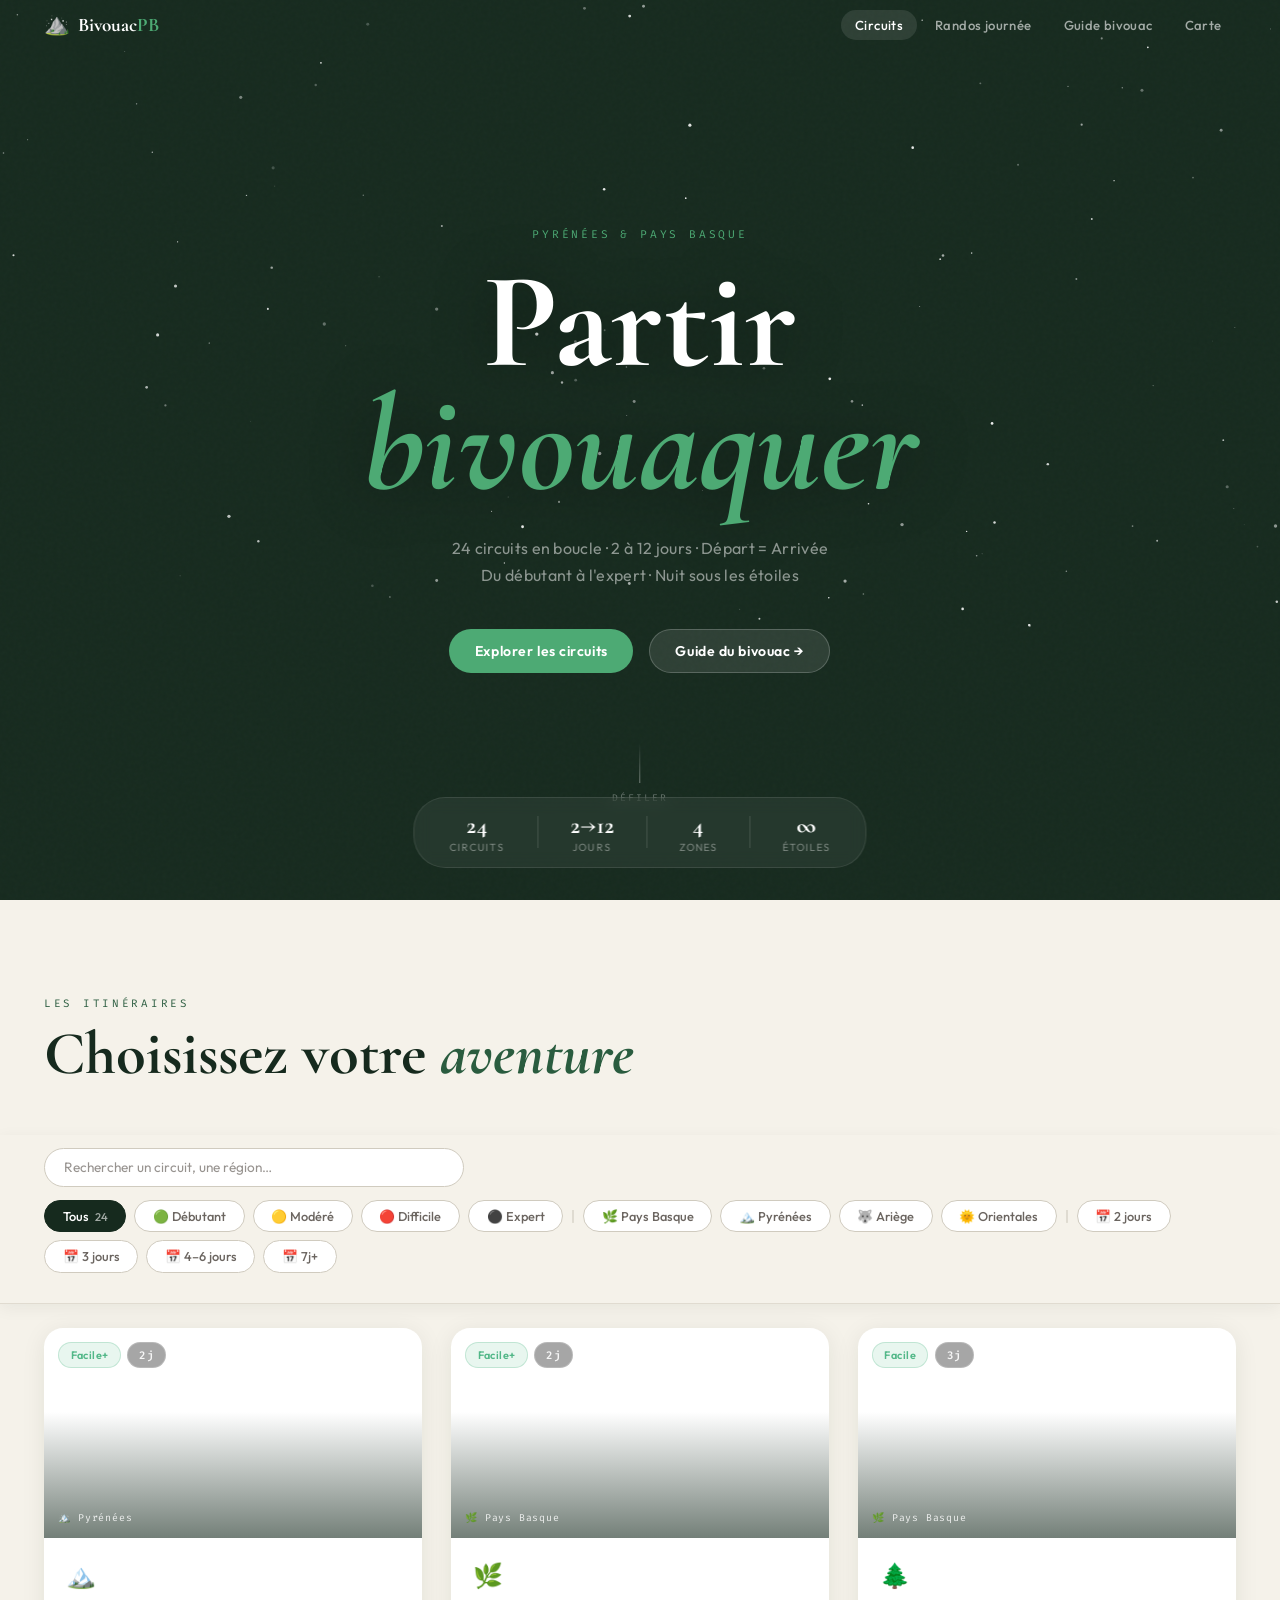
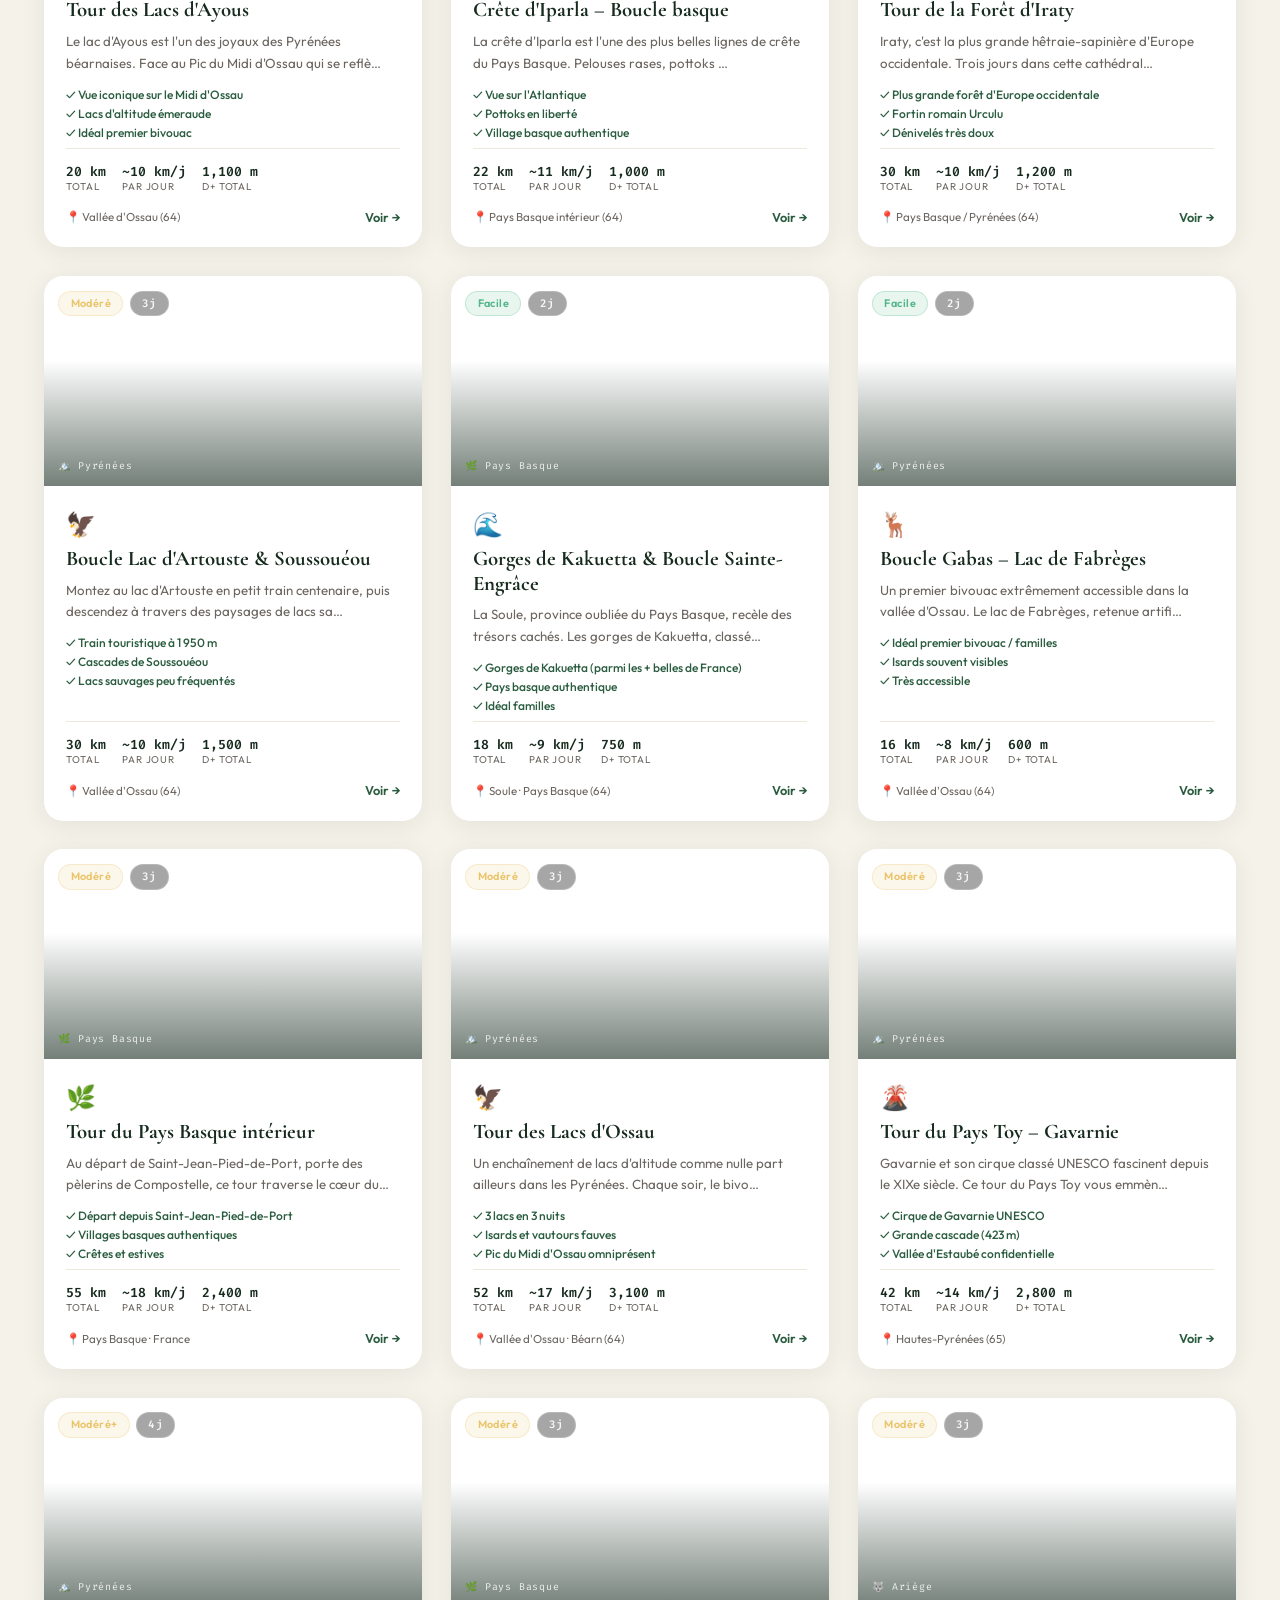
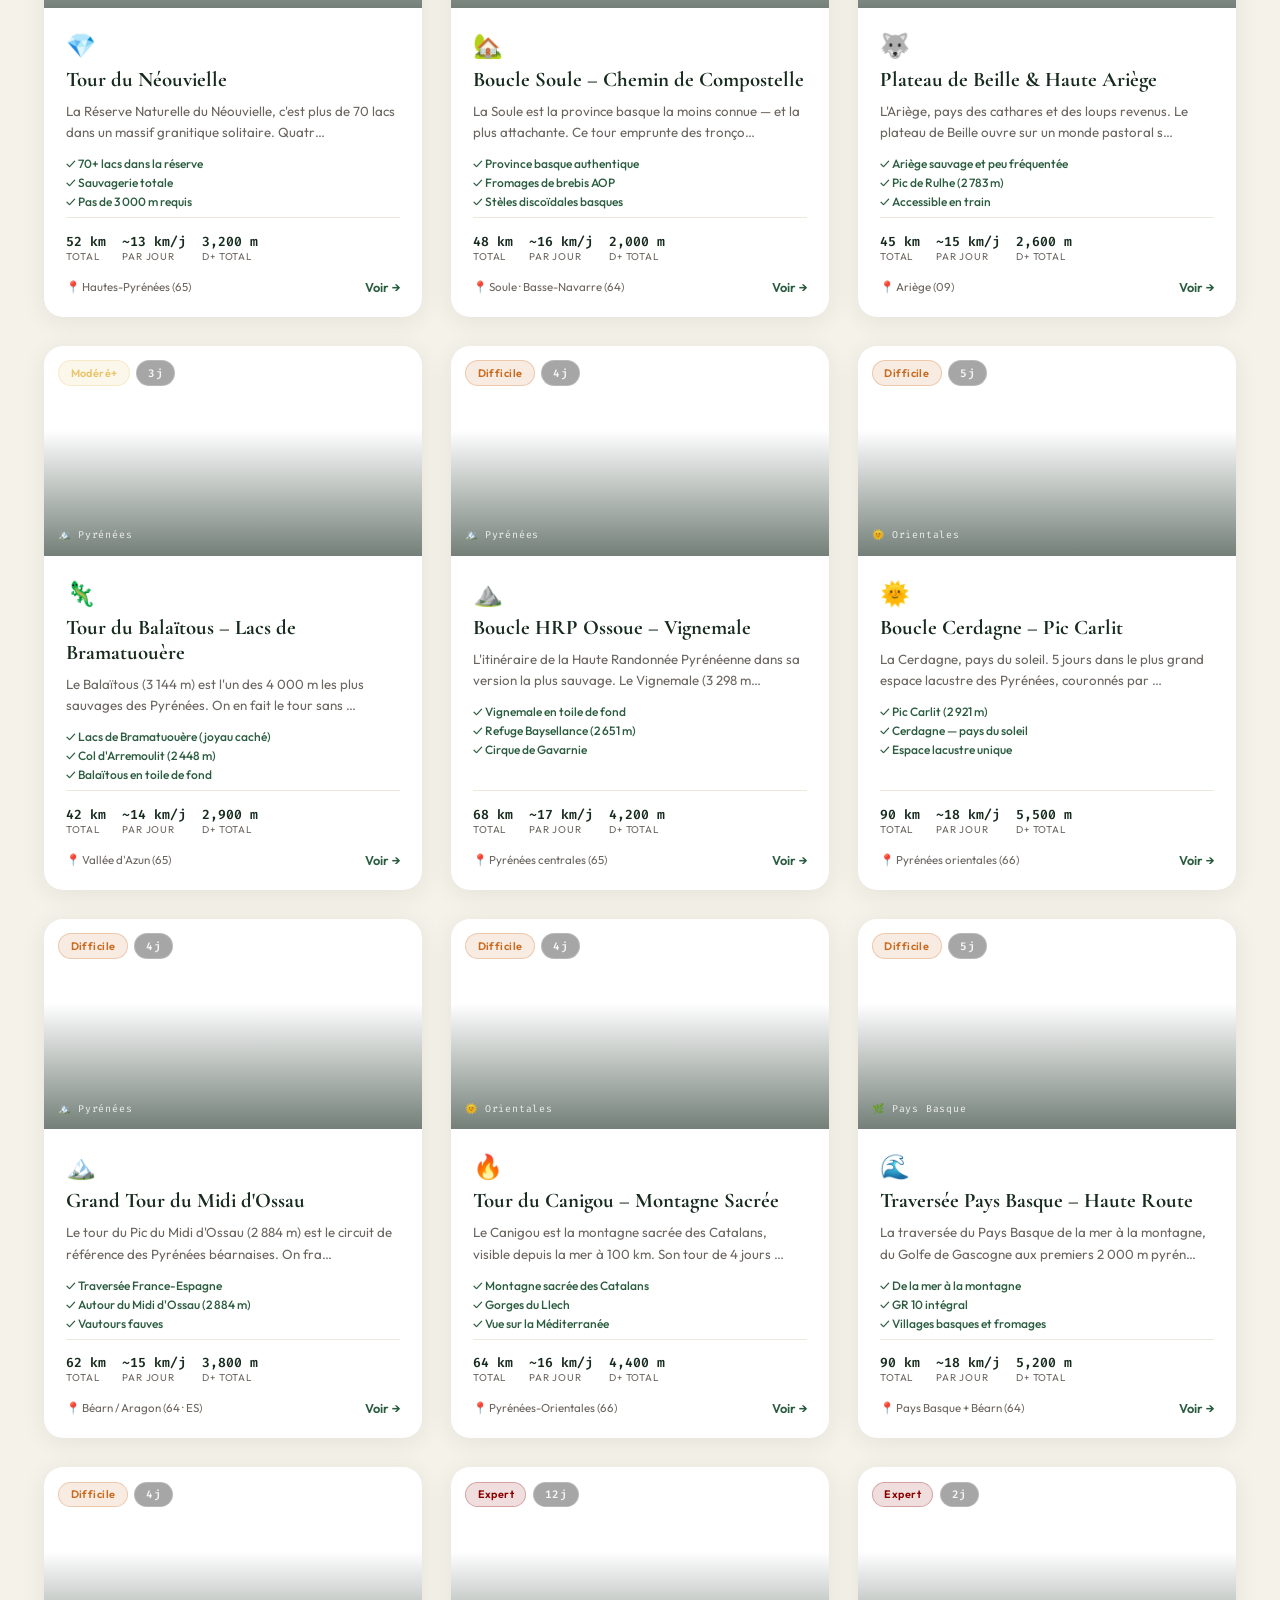
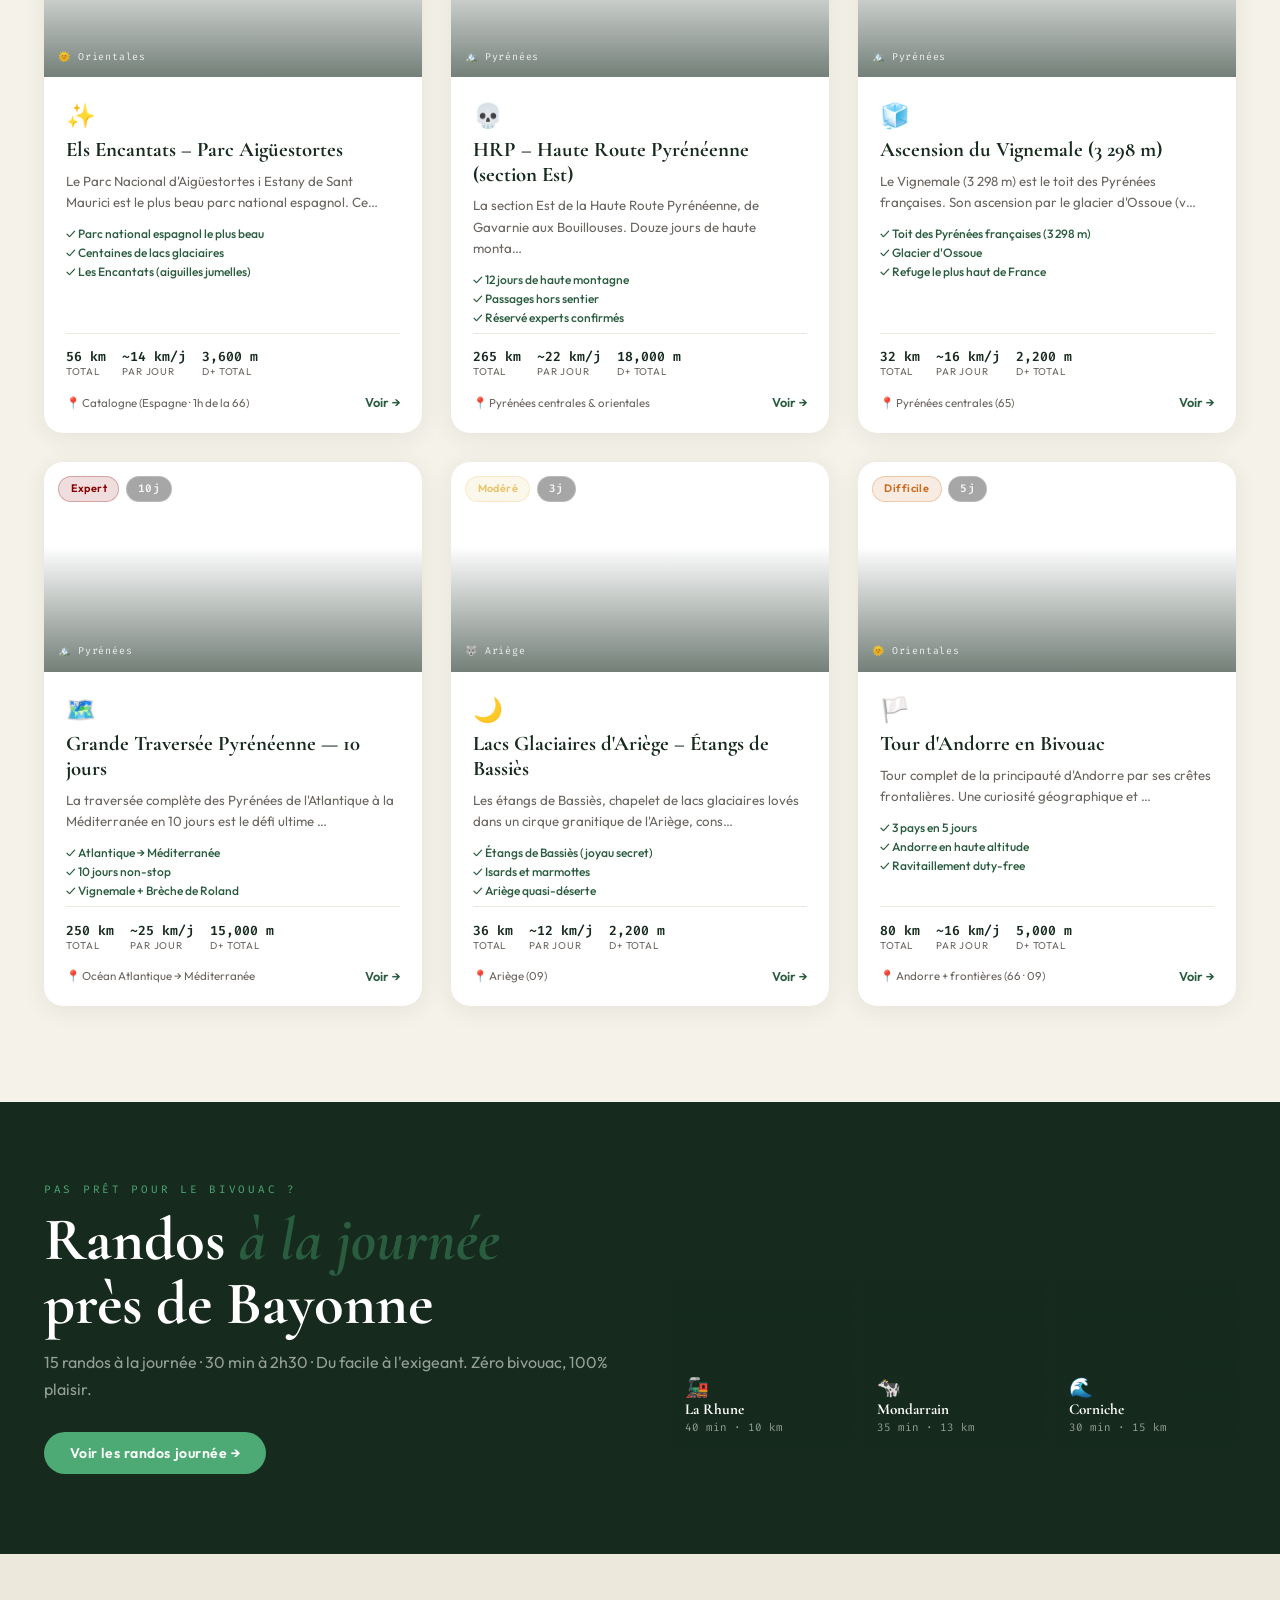
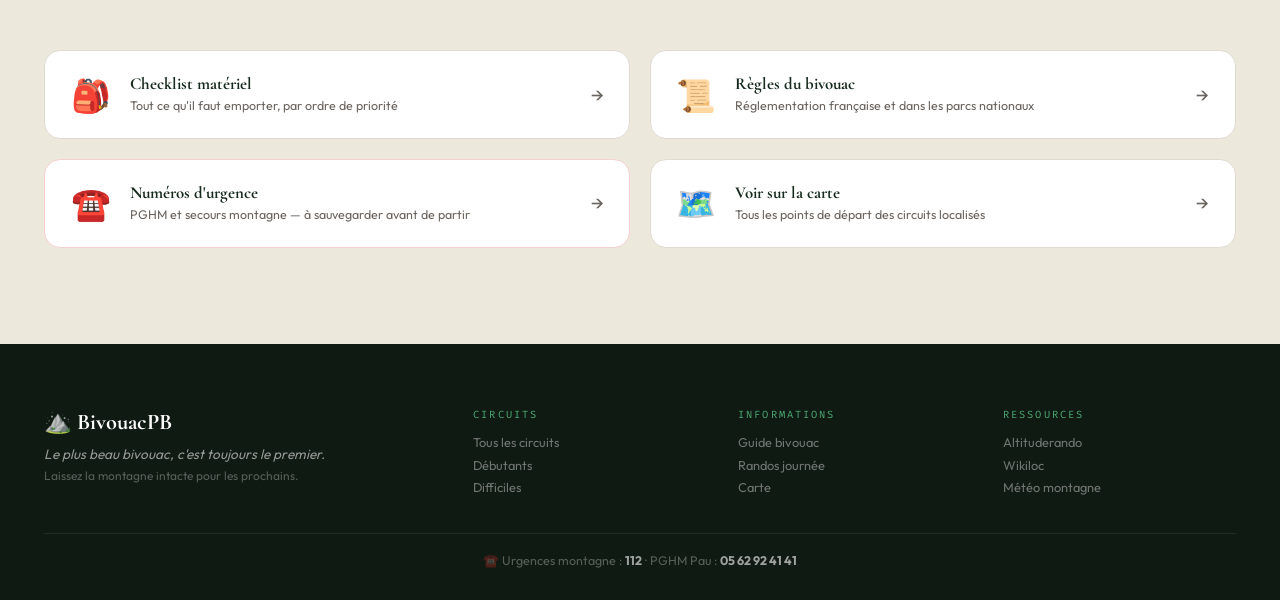
<file: index.html>
<!DOCTYPE html>
<html lang="fr">
<head>
<meta charset="UTF-8">
<meta name="viewport" content="width=device-width, initial-scale=1.0">
<title>Bivouac Pyrénées & Pays Basque</title>
<meta name="description" content="25 circuits de randonnée en boucle avec bivouac dans les Pyrénées, le Pays Basque, l'Ariège et les Orientales. Débutants à experts.">
<link rel="preconnect" href="https://fonts.googleapis.com">
<link href="https://fonts.googleapis.com/css2?family=Cormorant+Garamond:ital,wght@0,400;0,600;0,700;1,400;1,700&family=Outfit:wght@300;400;500;600&family=Fira+Code:wght@400;500&display=swap" rel="stylesheet">
<link rel="stylesheet" href="style.css">
<link rel="icon" href="data:image/svg+xml,<svg xmlns='http://www.w3.org/2000/svg' viewBox='0 0 100 100'><text y='.9em' font-size='90'>⛰️</text></svg>">
<meta property="og:type" content="website">
<meta property="og:title" content="Bivouac Pyrénées & Pays Basque — 25 circuits">
<meta property="og:description" content="25 circuits de randonnée en boucle avec bivouac dans les Pyrénées et le Pays Basque. Débutants à experts.">
<meta property="og:image" content="https://images.unsplash.com/photo-1609766857823-56b5f81a7d67?w=1200&q=80">
<meta name="twitter:card" content="summary_large_image">
</head>
<body>

<!-- ── NAV ── -->
<nav class="nav" id="nav">
  <div class="nav-inner">
    <a href="index.html" class="nav-logo">
      <span class="nav-logo-icon">⛰️</span>
      <span>Bivouac<em>PB</em></span>
    </a>
    <div class="nav-links">
      <a href="index.html" class="active">Circuits</a>
      <a href="journee.html">Randos journée</a>
      <a href="guide.html">Guide bivouac</a>
      <a href="carte.html">Carte</a>
    </div>
    <button class="nav-burger" id="navBurger" aria-label="Menu">
      <span></span><span></span><span></span>
    </button>
  </div>
  <div class="nav-mobile" id="navMobile">
    <a href="index.html">Circuits</a>
    <a href="journee.html">Randos journée</a>
    <a href="guide.html">Guide bivouac</a>
    <a href="carte.html">Carte</a>
  </div>
</nav>

<!-- ── HERO ── -->
<header class="hero">
  <div class="hero-noise"></div>
  <canvas class="hero-canvas" id="heroCanvas"></canvas>
  <div class="hero-content">
    <p class="hero-eyebrow">Pyrénées &amp; Pays Basque</p>
    <h1 class="hero-title">
      <span class="hero-title-line">Partir</span>
      <span class="hero-title-line italic">bivouaquer</span>
    </h1>
    <p class="hero-desc"><span id="stat-hero-count">25</span> circuits en boucle · 2 à 12 jours · Départ = Arrivée<br>Du débutant à l'expert · Nuit sous les étoiles</p>
    <div class="hero-cta">
      <a href="#circuits" class="btn btn-primary">Explorer les circuits</a>
      <a href="guide.html" class="btn btn-ghost">Guide du bivouac →</a>
    </div>
  </div>
  <div class="hero-scroll-hint">
    <div class="scroll-line"></div>
    <span>défiler</span>
  </div>
  <div class="hero-stats">
    <div class="hero-stat"><span class="stat-num" id="stat-count">25</span><span class="stat-lbl">circuits</span></div>
    <div class="hero-stat-sep"></div>
    <div class="hero-stat"><span class="stat-num">2→12</span><span class="stat-lbl">jours</span></div>
    <div class="hero-stat-sep"></div>
    <div class="hero-stat"><span class="stat-num">4</span><span class="stat-lbl">zones</span></div>
    <div class="hero-stat-sep"></div>
    <div class="hero-stat"><span class="stat-num">∞</span><span class="stat-lbl">étoiles</span></div>
  </div>
</header>

<!-- ── CIRCUITS ── -->
<section class="section" id="circuits">
  <div class="container">
    <div class="section-header">
      <p class="section-eyebrow">Les itinéraires</p>
      <h2 class="section-title">Choisissez votre <em>aventure</em></h2>
    </div>
  </div>

  <!-- Sticky filter + search bar -->
  <div class="filters-wrap" id="filtersWrap">
    <div class="container">
      <div class="search-row">
        <input type="search" id="searchInput" class="search-input" placeholder="Rechercher un circuit, une région…" autocomplete="off">
      </div>
      <div class="filters" id="filters">
        <button class="filter active" data-f="all">Tous <span class="filter-count" id="fc-all"></span></button>
        <button class="filter" data-f="facile">🟢 Débutant</button>
        <button class="filter" data-f="modere">🟡 Modéré</button>
        <button class="filter" data-f="difficile">🔴 Difficile</button>
        <button class="filter" data-f="expert">⚫ Expert</button>
        <span class="filter-sep">|</span>
        <button class="filter" data-f="paysbasque">🌿 Pays Basque</button>
        <button class="filter" data-f="pyrenees">🏔️ Pyrénées</button>
        <button class="filter" data-f="ariege">🐺 Ariège</button>
        <button class="filter" data-f="orientales">🌞 Orientales</button>
        <span class="filter-sep">|</span>
        <button class="filter" data-f="2">📅 2 jours</button>
        <button class="filter" data-f="3">📅 3 jours</button>
        <button class="filter" data-f="45">📅 4–6 jours</button>
        <button class="filter" data-f="long">📅 7j+</button>
      </div>
      <p class="results-count" id="resultsCount"></p>
    </div>
  </div>

  <div class="container" style="padding-top:1.5rem">
    <div class="cards-grid" id="cardsGrid"></div>
  </div>
</section>

<!-- ── TEASER JOURNEE ── -->
<section class="teaser-band">
  <div class="container">
    <div class="teaser-inner">
      <div class="teaser-text">
        <p class="section-eyebrow" style="color:var(--sage)">Pas prêt pour le bivouac ?</p>
        <h2 class="section-title" style="color:white">Randos <em>à la journée</em><br>près de Bayonne</h2>
        <p style="color:rgba(255,255,255,.55);line-height:1.7;margin-top:.8rem"><span id="teaserRandoCount">16</span> randos à la journée · 30 min à 2h30 · Du facile à l'exigeant. Zéro bivouac, 100% plaisir.</p>
        <a href="journee.html" class="btn btn-primary" style="margin-top:1.8rem">Voir les randos journée →</a>
      </div>
      <div class="teaser-cards">
        <div class="teaser-mini-card" style="background-image:url('https://images.unsplash.com/photo-1500534314209-a25ddb2bd429?w=400&q=70')">
          <div class="tmc-overlay"></div>
          <div class="tmc-body"><span class="tmc-emoji">🚂</span><span class="tmc-title">La Rhune</span><span class="tmc-meta">40 min · 10 km</span></div>
        </div>
        <div class="teaser-mini-card" style="background-image:url('https://images.unsplash.com/photo-1441974231531-c6227db76b6e?w=400&q=70')">
          <div class="tmc-overlay"></div>
          <div class="tmc-body"><span class="tmc-emoji">🐄</span><span class="tmc-title">Mondarrain</span><span class="tmc-meta">35 min · 13 km</span></div>
        </div>
        <div class="teaser-mini-card" style="background-image:url('https://images.unsplash.com/photo-1507525428034-b723cf961d3e?w=400&q=70')">
          <div class="tmc-overlay"></div>
          <div class="tmc-body"><span class="tmc-emoji">🌊</span><span class="tmc-title">Corniche</span><span class="tmc-meta">30 min · 15 km</span></div>
        </div>
      </div>
    </div>
  </div>
</section>

<!-- ── BIVOUAC CTA ── -->
<section class="section section-alt">
  <div class="container">
    <div class="bivo-cta-grid">
      <a href="guide.html#materiel" class="bivo-cta-card">
        <div class="bcta-icon">🎒</div>
        <div class="bcta-body">
          <div class="bcta-title">Checklist matériel</div>
          <div class="bcta-sub">Tout ce qu'il faut emporter, par ordre de priorité</div>
        </div>
        <div class="bcta-arrow">→</div>
      </a>
      <a href="guide.html#regles" class="bivo-cta-card">
        <div class="bcta-icon">📜</div>
        <div class="bcta-body">
          <div class="bcta-title">Règles du bivouac</div>
          <div class="bcta-sub">Réglementation française et dans les parcs nationaux</div>
        </div>
        <div class="bcta-arrow">→</div>
      </a>
      <a href="guide.html#urgences" class="bivo-cta-card bivo-cta-red">
        <div class="bcta-icon">☎️</div>
        <div class="bcta-body">
          <div class="bcta-title">Numéros d'urgence</div>
          <div class="bcta-sub">PGHM et secours montagne — à sauvegarder avant de partir</div>
        </div>
        <div class="bcta-arrow">→</div>
      </a>
      <a href="carte.html" class="bivo-cta-card">
        <div class="bcta-icon">🗺️</div>
        <div class="bcta-body">
          <div class="bcta-title">Voir sur la carte</div>
          <div class="bcta-sub">Tous les points de départ des circuits localisés</div>
        </div>
        <div class="bcta-arrow">→</div>
      </a>
    </div>
  </div>
</section>

<!-- ── FOOTER ── -->
<footer class="footer">
  <div class="container">
    <div class="footer-inner">
      <div class="footer-brand">
        <div class="footer-logo">⛰️ BivouacPB</div>
        <p class="footer-tagline">Le plus beau bivouac, c'est toujours le premier.</p>
        <p class="footer-sub">Laissez la montagne intacte pour les prochains.</p>
      </div>
      <div class="footer-links">
        <div class="footer-col">
          <div class="footer-col-title">Circuits</div>
          <a href="index.html">Tous les circuits</a>
          <a href="index.html?f=facile">Débutants</a>
          <a href="index.html?f=difficile">Difficiles</a>
        </div>
        <div class="footer-col">
          <div class="footer-col-title">Informations</div>
          <a href="guide.html">Guide bivouac</a>
          <a href="journee.html">Randos journée</a>
          <a href="carte.html">Carte</a>
        </div>
        <div class="footer-col">
          <div class="footer-col-title">Ressources</div>
          <a href="https://www.altituderando.com" target="_blank">Altituderando</a>
          <a href="https://fr.wikiloc.com" target="_blank">Wikiloc</a>
          <a href="https://meteofrance.com/meteo-montagne/pyrenees" target="_blank">Météo montagne</a>
        </div>
      </div>
    </div>
    <div class="footer-bottom">
      <span>☎️ Urgences montagne : <strong>112</strong> · PGHM Pau : <strong>05 62 92 41 41</strong></span>
    </div>
  </div>
</footer>

<!-- CIRCUIT MODAL -->
<div class="modal-overlay" id="modalOverlay">
  <div class="modal" id="modal">
    <button class="modal-close" id="modalClose">✕</button>
    <div class="modal-hero-img" id="modalImg"></div>
    <div class="modal-hero-overlay"></div>
    <div class="modal-hero-content">
      <div class="modal-level" id="modalLevel"></div>
      <h2 class="modal-title" id="modalTitle"></h2>
      <p class="modal-region" id="modalRegion"></p>
    </div>
    <div class="modal-body" id="modalBody"></div>
  </div>
</div>

<script src="data.js"></script>
<script src="main.js"></script>
<script>
// ── Hero canvas particles ──────────────────────────────────
(function(){
  const canvas = document.getElementById('heroCanvas');
  const ctx = canvas.getContext('2d');
  let W, H, stars = [];
  function resize(){ W=canvas.width=canvas.offsetWidth; H=canvas.height=canvas.offsetHeight; }
  function mkStars(){
    stars=[];
    for(let i=0;i<120;i++) stars.push({
      x:Math.random()*W, y:Math.random()*H*0.7,
      r:Math.random()*1.4+.3, o:Math.random()*.8+.2,
      speed:Math.random()*.3+.05
    });
  }
  function draw(){
    ctx.clearRect(0,0,W,H);
    stars.forEach(s=>{
      s.o+=s.speed*.01*(Math.random()>.5?1:-1);
      s.o=Math.max(.1,Math.min(.9,s.o));
      ctx.beginPath();
      ctx.arc(s.x,s.y,s.r,0,Math.PI*2);
      ctx.fillStyle=`rgba(255,255,255,${s.o})`;
      ctx.fill();
    });
    requestAnimationFrame(draw);
  }
  resize(); mkStars(); draw();
  window.addEventListener('resize',()=>{ resize(); mkStars(); });
})();

// ── Nav + burger ──────────────────────────────────────────
initNav();

// ── Counts dynamiques ─────────────────────────────────────
document.getElementById('fc-all').textContent = CIRCUITS.length;
document.getElementById('stat-count').textContent = CIRCUITS.length;
document.getElementById('stat-hero-count').textContent = CIRCUITS.length;
document.getElementById('teaserRandoCount').textContent = RANDOS_JOURNEE.length;

// ── Zone labels ───────────────────────────────────────────
const ZONE_LABEL = { paysbasque:'🌿 Pays Basque', pyrenees:'🏔️ Pyrénées', ariege:'🐺 Ariège', orientales:'🌞 Orientales' };
const grid = document.getElementById('cardsGrid');
const resultsCount = document.getElementById('resultsCount');
let activeFilter = 'all';

// ── Render circuits ───────────────────────────────────────
function renderCards(filter){
  activeFilter = filter;
  const searchQ = document.getElementById('searchInput').value.toLowerCase().trim();

  let data = filter === 'all' ? CIRCUITS :
    filter === 'paysbasque' ? CIRCUITS.filter(c=>c.zone==='paysbasque') :
    filter === 'pyrenees' ? CIRCUITS.filter(c=>c.zone==='pyrenees') :
    filter === 'ariege' ? CIRCUITS.filter(c=>c.zone==='ariege') :
    filter === 'orientales' ? CIRCUITS.filter(c=>c.zone==='orientales') :
    filter === '2' ? CIRCUITS.filter(c=>c.jours===2) :
    filter === '3' ? CIRCUITS.filter(c=>c.jours===3) :
    filter === '45' ? CIRCUITS.filter(c=>c.jours>=4&&c.jours<=6) :
    filter === 'long' ? CIRCUITS.filter(c=>c.jours>=7) :
    CIRCUITS.filter(c=>c.level===filter);

  if(searchQ){
    data = data.filter(c =>
      c.title.toLowerCase().includes(searchQ) ||
      c.region.toLowerCase().includes(searchQ) ||
      c.description.toLowerCase().includes(searchQ) ||
      (c.zone && c.zone.toLowerCase().includes(searchQ))
    );
  }

  // Résultats count
  if(filter === 'all' && !searchQ){
    resultsCount.innerHTML = '';
  } else {
    resultsCount.innerHTML = `<strong>${data.length}</strong> circuit${data.length!==1?'s':''} trouvé${data.length!==1?'s':''}`;
  }

  // Empty state
  if(data.length === 0){
    grid.innerHTML = `
      <div class="empty-state">
        <div class="empty-icon">🏔️</div>
        <div class="empty-title">Aucun circuit trouvé</div>
        <div class="empty-sub">Essayez un autre filtre ou effacez votre recherche.</div>
        <button class="empty-reset" onclick="resetFilters()">Tout afficher</button>
      </div>`;
    return;
  }

  grid.innerHTML = data.map((c,i)=>`
    <article class="card animate-in" style="animation-delay:${i*60}ms" onclick="openModal(${c.id})">
      <div class="card-img">
        <div class="card-img-inner" style="background-image:url('${c.imgThumb}')"></div>
        <div class="card-img-gradient"></div>
        <div class="card-badges">
          <span class="badge" style="background:${c.levelColor}22;color:${c.levelColor};border-color:${c.levelColor}44">${c.levelLabel}</span>
          <span class="badge badge-days">${c.jours}j</span>
        </div>
        <div class="card-zone">${ZONE_LABEL[c.zone]||c.zone}</div>
      </div>
      <div class="card-body">
        <div class="card-emoji">${c.emoji}</div>
        <h3 class="card-title">${c.title}</h3>
        <p class="card-desc">${c.description.substring(0,100)}…</p>
        <div class="card-highlights">
          ${c.highlights.map(h=>`<span class="highlight">✓ ${h}</span>`).join('')}
        </div>
        <div class="card-stats">
          <div class="cstat"><span class="cstat-v">${c.totalKm} km</span><span class="cstat-k">total</span></div>
          <div class="cstat"><span class="cstat-v">~${c.kmJour} km/j</span><span class="cstat-k">par jour</span></div>
          <div class="cstat"><span class="cstat-v">${c.denivelé.toLocaleString()} m</span><span class="cstat-k">D+ total</span></div>
        </div>
        <div class="card-footer">
          <span class="card-region">📍 ${c.region}</span>
          <span class="card-cta">Voir →</span>
        </div>
      </div>
    </article>
  `).join('');
}

function resetFilters(){
  document.getElementById('searchInput').value = '';
  document.querySelectorAll('.filter').forEach(b=>b.classList.remove('active'));
  document.querySelector('.filter[data-f="all"]').classList.add('active');
  renderCards('all');
}

// Filter clicks
document.getElementById('filters').addEventListener('click',e=>{
  const btn = e.target.closest('.filter');
  if(!btn) return;
  document.querySelectorAll('.filter').forEach(b=>b.classList.remove('active'));
  btn.classList.add('active');
  renderCards(btn.dataset.f);
});

// Search input
document.getElementById('searchInput').addEventListener('input',()=>{
  renderCards(activeFilter);
});

// Sticky filter detection
const filtersWrap = document.getElementById('filtersWrap');
if(filtersWrap){
  const sentinel = document.createElement('div');
  sentinel.style.cssText='height:1px;pointer-events:none';
  filtersWrap.parentElement.insertBefore(sentinel, filtersWrap);
  new IntersectionObserver(([e])=>{
    filtersWrap.classList.toggle('stuck', !e.isIntersecting);
  },{rootMargin:'-53px 0px 0px 0px'}).observe(sentinel);
}

// URL param filter
const urlF = new URLSearchParams(location.search).get('f');
if(urlF){
  const btn = document.querySelector(`.filter[data-f="${urlF}"]`);
  if(btn){ btn.click(); }
} else { renderCards('all'); }

// ── Modal ─────────────────────────────────────────────────
function openModal(id){
  const c = CIRCUITS.find(x=>x.id===id);
  document.getElementById('modalImg').style.backgroundImage=`url('${c.img}')`;
  document.getElementById('modalLevel').innerHTML=`<span style="color:${c.levelColor}">${c.levelLabel}</span>`;
  document.getElementById('modalTitle').textContent=c.title;
  document.getElementById('modalRegion').textContent=`${c.emoji} ${c.region} · ${c.saison}`;

  document.getElementById('modalBody').innerHTML=`
    <div class="modal-stats">
      ${[['📅','Durée',`${c.jours} jours`],['📏','Par jour',`~${c.kmJour} km`],['🗺️','Distance',c.totalKm+' km'],['⛰️','D+ total',c.denivelé.toLocaleString()+' m']].map(([ic,k,v])=>`
        <div class="mstat"><span class="mstat-i">${ic}</span><span class="mstat-v">${v}</span><span class="mstat-k">${k}</span></div>
      `).join('')}
    </div>
    <p class="modal-desc">${c.description}</p>

    <div class="modal-section">
      <div class="msec-title">📍 Informations pratiques</div>
      <div class="info-rows">
        ${[['Départ','📌',c.depart],['Accès','🚗',c.acces],['Point culminant','⛰️',c.sommet],['Balisage','🚩',c.balisage],['Eau','💧',c.eau],['Ravitaillement','🥗',c.ravito],['Carte IGN','🗺️',c.carte]].map(([l,ic,v])=>`
          <div class="info-row"><span class="ir-label">${ic} ${l}</span><span class="ir-val">${v}</span></div>
        `).join('')}
      </div>
    </div>

    <div class="modal-section">
      <div class="msec-title">📅 Étapes journalières</div>
      <div class="etapes">
        ${c.etapes.map((e,i)=>`
          <div class="etape">
            <div class="etape-jour">J${i+1}</div>
            <div class="etape-body">
              <div class="etape-troncon">${e.troncon}</div>
              <div class="etape-meta"><span class="em-dist">${e.km}</span> · <span class="em-deni">${e.deni}</span></div>
              <div class="etape-bivouac">⛺ ${e.bivouac}</div>
            </div>
          </div>
        `).join('')}
      </div>
    </div>

    <div class="modal-section">
      <div class="msec-title">💡 Conseils</div>
      <ul class="tips">
        ${c.tips.map(t=>`<li>${t}</li>`).join('')}
      </ul>
    </div>

    <div class="modal-section">
      <div class="msec-title">🔗 Liens utiles</div>
      <div class="modal-links">
        ${c.links.map(l=>`
          <a class="mlink" href="${l.url}" target="_blank" rel="noopener">
            <span class="mlink-icon">${l.icon}</span>
            <div><div class="mlink-label">${l.label}</div><div class="mlink-note">${l.note||''}</div></div>
            <span class="mlink-arrow">↗</span>
          </a>
        `).join('')}
      </div>
    </div>
  `;
  document.getElementById('modalOverlay').classList.add('open');
  document.body.style.overflow='hidden';
}

document.getElementById('modalClose').onclick = closeModal;
document.getElementById('modalOverlay').addEventListener('click',e=>{
  if(e.target===document.getElementById('modalOverlay')) closeModal();
});
function closeModal(){
  document.getElementById('modalOverlay').classList.remove('open');
  document.body.style.overflow='';
}
document.addEventListener('keydown',e=>{ if(e.key==='Escape') closeModal(); });
</script>
</body>
</html>
</file>
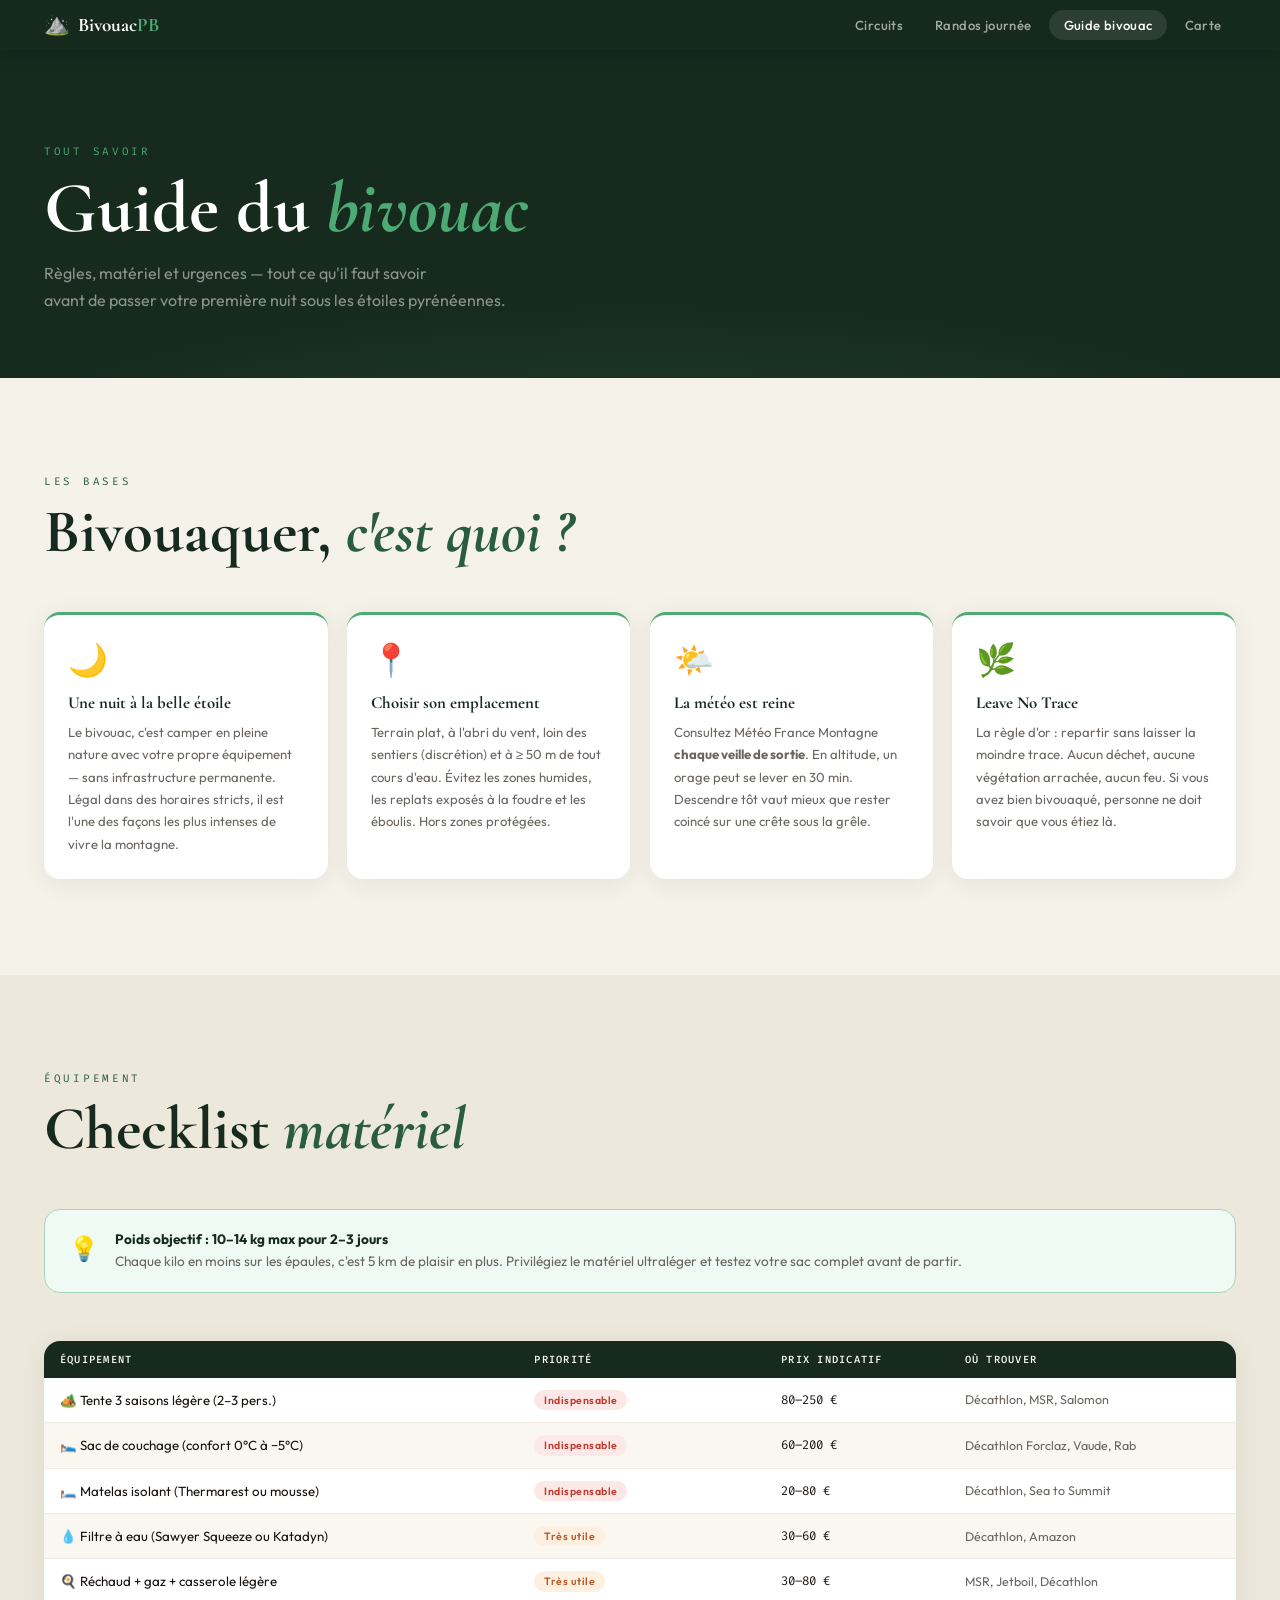
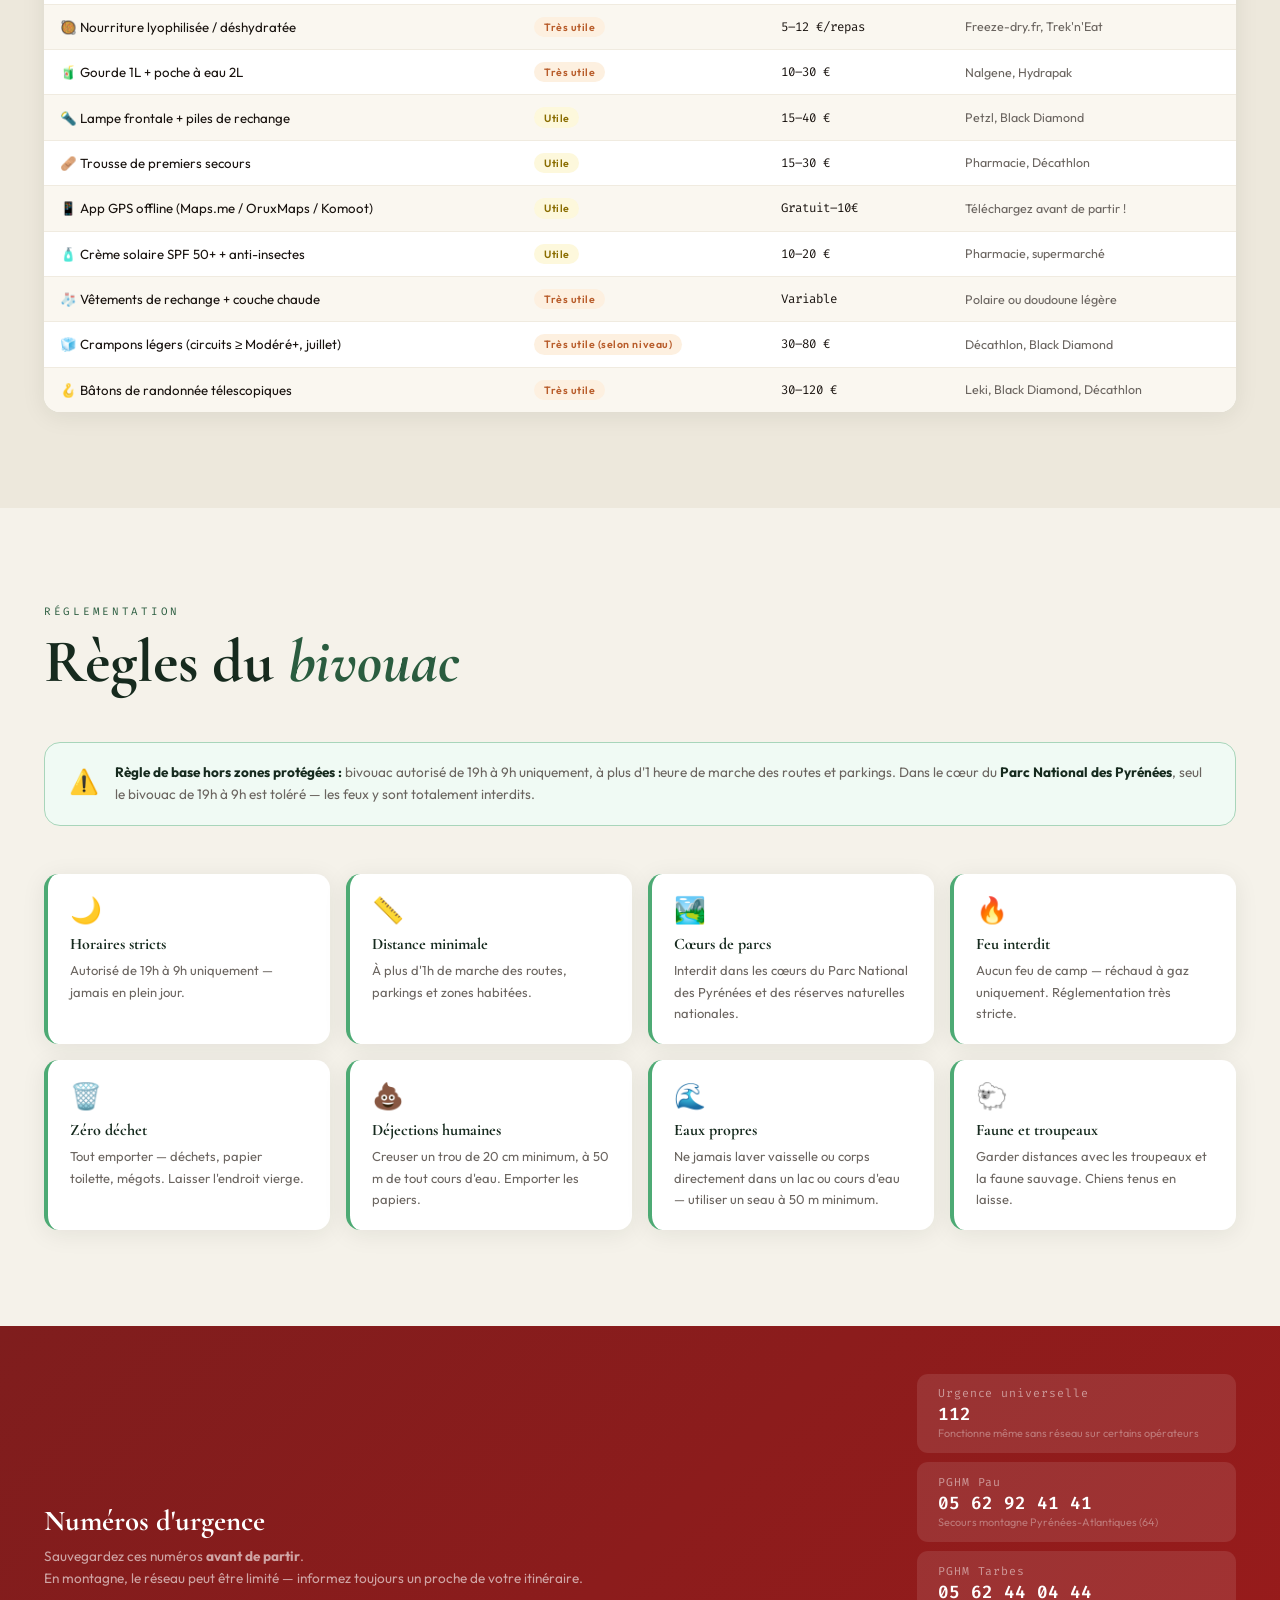
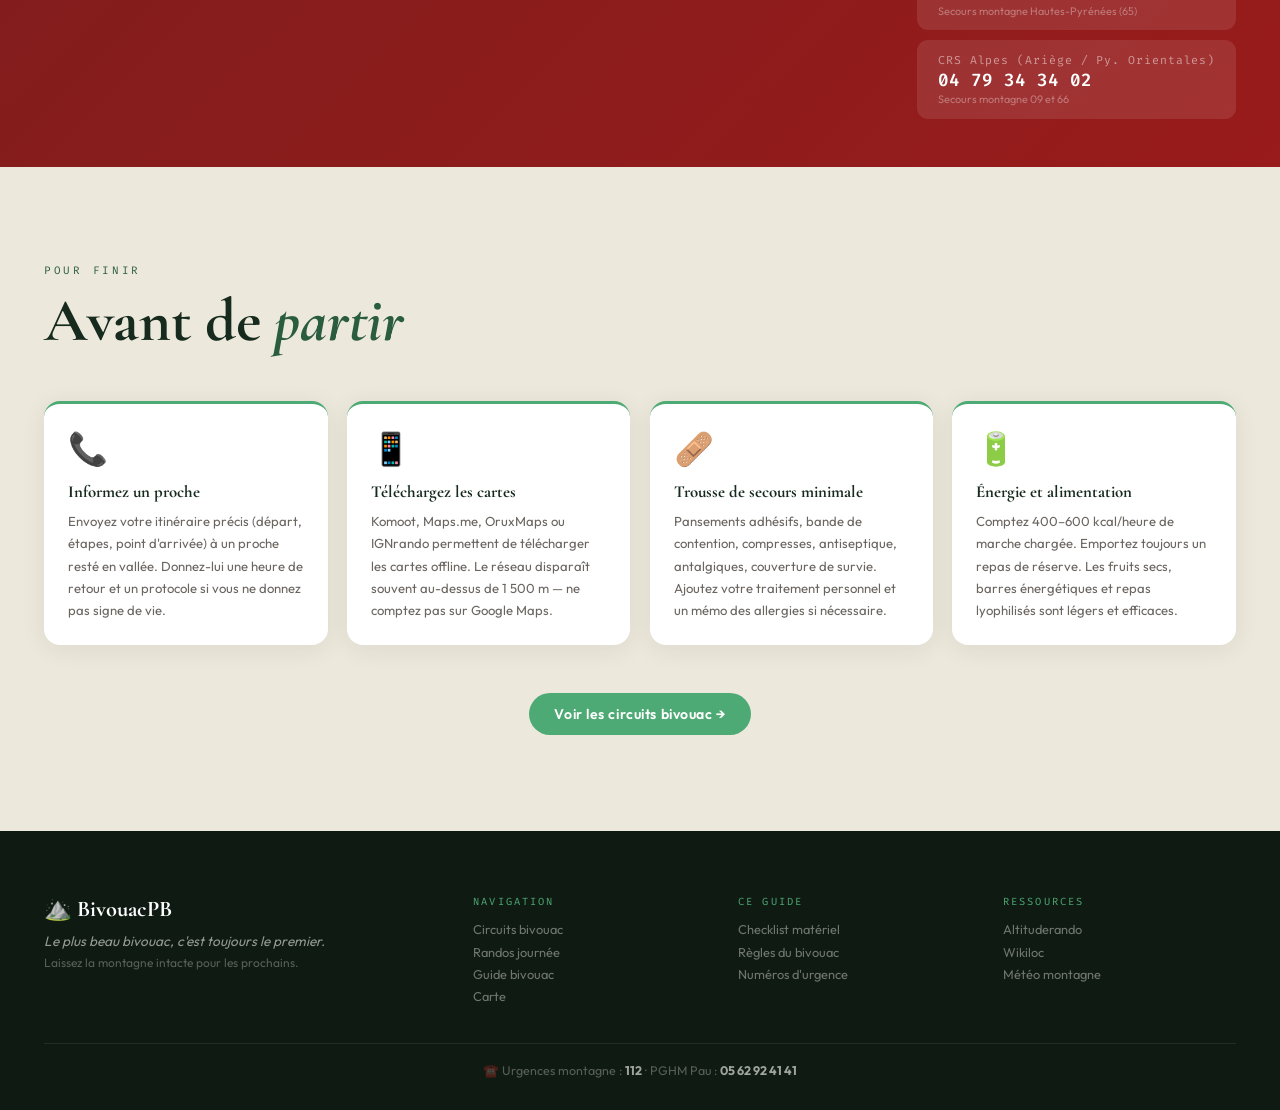
<file: guide.html>
<!DOCTYPE html>
<html lang="fr">
<head>
<meta charset="UTF-8">
<meta name="viewport" content="width=device-width, initial-scale=1.0">
<title>Guide du Bivouac – BivouacPB</title>
<meta name="description" content="Tout savoir sur le bivouac en montagne : matériel indispensable, règles légales, numéros d'urgence et conseils pratiques pour les Pyrénées.">
<link rel="preconnect" href="https://fonts.googleapis.com">
<link href="https://fonts.googleapis.com/css2?family=Cormorant+Garamond:ital,wght@0,400;0,600;0,700;1,400;1,700&family=Outfit:wght@300;400;500;600&family=Fira+Code:wght@400;500&display=swap" rel="stylesheet">
<link rel="stylesheet" href="style.css">
<link rel="icon" href="data:image/svg+xml,<svg xmlns='http://www.w3.org/2000/svg' viewBox='0 0 100 100'><text y='.9em' font-size='90'>⛰️</text></svg>">
<meta property="og:type" content="website">
<meta property="og:title" content="Guide du Bivouac – BivouacPB">
<meta property="og:description" content="Matériel indispensable, règles légales, numéros d'urgence — tout ce qu'il faut savoir avant de bivouaquer dans les Pyrénées.">
<meta property="og:image" content="https://images.unsplash.com/photo-1464822759023-fed622ff2c3b?w=1200&q=80">
<meta name="twitter:card" content="summary_large_image">
<style>
.rule-grid { display:grid; grid-template-columns:repeat(auto-fill,minmax(280px,1fr)); gap:1rem; margin-top:2rem; }
.rule-card {
  background:white; border-radius:.9rem; padding:1.2rem 1.4rem;
  border-left:4px solid var(--sage); box-shadow:var(--shadow);
}
.rule-icon { font-size:1.6rem; margin-bottom:.5rem; }
.rule-title { font-family:var(--font-serif); font-size:1rem; font-weight:700; color:var(--forest); margin-bottom:.4rem; }
.rule-desc { font-size:.81rem; color:var(--rock); line-height:1.65; }
.intro-note {
  background:#f0faf4; border:1.5px solid var(--mist); border-radius:1rem;
  padding:1.2rem 1.5rem; margin-bottom:3rem;
  display:flex; gap:1rem; align-items:flex-start;
  font-size:.85rem; color:var(--rock); line-height:1.6;
}
.intro-note strong { color:var(--forest); }
@media (max-width:680px) {
  .rule-grid { grid-template-columns:1fr; }
}
</style>
</head>
<body>

<nav class="nav scrolled" id="nav">
  <div class="nav-inner">
    <a href="index.html" class="nav-logo">
      <span class="nav-logo-icon">⛰️</span>
      <span>Bivouac<em>PB</em></span>
    </a>
    <div class="nav-links">
      <a href="index.html">Circuits</a>
      <a href="journee.html">Randos journée</a>
      <a href="guide.html" class="active">Guide bivouac</a>
      <a href="carte.html">Carte</a>
    </div>
    <button class="nav-burger" id="navBurger" aria-label="Menu"><span></span><span></span><span></span></button>
  </div>
  <div class="nav-mobile" id="navMobile">
    <a href="index.html">Circuits</a>
    <a href="journee.html">Randos journée</a>
    <a href="guide.html">Guide bivouac</a>
    <a href="carte.html">Carte</a>
  </div>
</nav>

<header class="page-hero">
  <div class="container page-hero-content">
    <p class="page-hero-eyebrow">Tout savoir</p>
    <h1 class="page-hero-title">Guide du <em>bivouac</em></h1>
    <p class="page-hero-sub">Règles, matériel et urgences — tout ce qu'il faut savoir<br>avant de passer votre première nuit sous les étoiles pyrénéennes.</p>
  </div>
</header>

<!-- ── INTRO CARDS ── -->
<section class="section">
  <div class="container">
    <div class="section-header">
      <p class="section-eyebrow">Les bases</p>
      <h2 class="section-title">Bivouaquer, <em>c'est quoi ?</em></h2>
    </div>
    <div class="guide-grid">
      <div class="guide-card">
        <div class="guide-card-icon">🌙</div>
        <div class="guide-card-title">Une nuit à la belle étoile</div>
        <div class="guide-card-text">Le bivouac, c'est camper en pleine nature avec votre propre équipement — sans infrastructure permanente. Légal dans des horaires stricts, il est l'une des façons les plus intenses de vivre la montagne.</div>
      </div>
      <div class="guide-card">
        <div class="guide-card-icon">📍</div>
        <div class="guide-card-title">Choisir son emplacement</div>
        <div class="guide-card-text">Terrain plat, à l'abri du vent, loin des sentiers (discrétion) et à ≥ 50 m de tout cours d'eau. Évitez les zones humides, les replats exposés à la foudre et les éboulis. Hors zones protégées.</div>
      </div>
      <div class="guide-card">
        <div class="guide-card-icon">🌤️</div>
        <div class="guide-card-title">La météo est reine</div>
        <div class="guide-card-text">Consultez Météo France Montagne <strong>chaque veille de sortie</strong>. En altitude, un orage peut se lever en 30 min. Descendre tôt vaut mieux que rester coincé sur une crête sous la grêle.</div>
      </div>
      <div class="guide-card">
        <div class="guide-card-icon">🌿</div>
        <div class="guide-card-title">Leave No Trace</div>
        <div class="guide-card-text">La règle d'or : repartir sans laisser la moindre trace. Aucun déchet, aucune végétation arrachée, aucun feu. Si vous avez bien bivouaqué, personne ne doit savoir que vous étiez là.</div>
      </div>
    </div>
  </div>
</section>

<!-- ── MATÉRIEL ── -->
<section class="section section-alt" id="materiel">
  <div class="container">
    <div class="section-header">
      <p class="section-eyebrow">Équipement</p>
      <h2 class="section-title">Checklist <em>matériel</em></h2>
    </div>
    <div class="intro-note">
      <span style="font-size:1.5rem;flex-shrink:0">💡</span>
      <div>
        <strong>Poids objectif : 10–14 kg max pour 2–3 jours</strong><br>
        Chaque kilo en moins sur les épaules, c'est 5 km de plaisir en plus. Privilégiez le matériel ultraléger et testez votre sac complet avant de partir.
      </div>
    </div>
    <table class="materiel-table" id="materielTable">
      <thead>
        <tr>
          <th>Équipement</th>
          <th>Priorité</th>
          <th>Prix indicatif</th>
          <th>Où trouver</th>
        </tr>
      </thead>
      <tbody id="materielBody"></tbody>
    </table>
  </div>
</section>

<!-- ── RÈGLES ── -->
<section class="section" id="regles">
  <div class="container">
    <div class="section-header">
      <p class="section-eyebrow">Réglementation</p>
      <h2 class="section-title">Règles du <em>bivouac</em></h2>
    </div>
    <div class="intro-note">
      <span style="font-size:1.5rem;flex-shrink:0">⚠️</span>
      <div>
        <strong>Règle de base hors zones protégées :</strong> bivouac autorisé de 19h à 9h uniquement, à plus d'1 heure de marche des routes et parkings.
        Dans le cœur du <strong>Parc National des Pyrénées</strong>, seul le bivouac de 19h à 9h est toléré — les feux y sont totalement interdits.
      </div>
    </div>
    <div class="rule-grid" id="reglesGrid"></div>
  </div>
</section>

<!-- ── URGENCES ── -->
<section class="urgences-band" id="urgences">
  <div class="container">
    <div class="urgences-inner">
      <div>
        <div class="urgences-title">Numéros d'urgence</div>
        <div class="urgences-sub">Sauvegardez ces numéros <strong>avant de partir</strong>.<br>En montagne, le réseau peut être limité — informez toujours un proche de votre itinéraire.</div>
      </div>
      <div class="urgences-nums" id="urgencesNums"></div>
    </div>
  </div>
</section>

<!-- ── TIPS FINAUX ── -->
<section class="section section-alt">
  <div class="container">
    <div class="section-header">
      <p class="section-eyebrow">Pour finir</p>
      <h2 class="section-title">Avant de <em>partir</em></h2>
    </div>
    <div class="guide-grid">
      <div class="guide-card">
        <div class="guide-card-icon">📞</div>
        <div class="guide-card-title">Informez un proche</div>
        <div class="guide-card-text">Envoyez votre itinéraire précis (départ, étapes, point d'arrivée) à un proche resté en vallée. Donnez-lui une heure de retour et un protocole si vous ne donnez pas signe de vie.</div>
      </div>
      <div class="guide-card">
        <div class="guide-card-icon">📱</div>
        <div class="guide-card-title">Téléchargez les cartes</div>
        <div class="guide-card-text">Komoot, Maps.me, OruxMaps ou IGNrando permettent de télécharger les cartes offline. Le réseau disparaît souvent au-dessus de 1 500 m — ne comptez pas sur Google Maps.</div>
      </div>
      <div class="guide-card">
        <div class="guide-card-icon">🩹</div>
        <div class="guide-card-title">Trousse de secours minimale</div>
        <div class="guide-card-text">Pansements adhésifs, bande de contention, compresses, antiseptique, antalgiques, couverture de survie. Ajoutez votre traitement personnel et un mémo des allergies si nécessaire.</div>
      </div>
      <div class="guide-card">
        <div class="guide-card-icon">🔋</div>
        <div class="guide-card-title">Énergie et alimentation</div>
        <div class="guide-card-text">Comptez 400–600 kcal/heure de marche chargée. Emportez toujours un repas de réserve. Les fruits secs, barres énergétiques et repas lyophilisés sont légers et efficaces.</div>
      </div>
    </div>

    <div style="text-align:center;margin-top:3rem">
      <a href="index.html" class="btn btn-primary">Voir les circuits bivouac →</a>
    </div>
  </div>
</section>

<footer class="footer">
  <div class="container">
    <div class="footer-inner">
      <div class="footer-brand">
        <div class="footer-logo">⛰️ BivouacPB</div>
        <p class="footer-tagline">Le plus beau bivouac, c'est toujours le premier.</p>
        <p class="footer-sub">Laissez la montagne intacte pour les prochains.</p>
      </div>
      <div class="footer-links">
        <div class="footer-col">
          <div class="footer-col-title">Navigation</div>
          <a href="index.html">Circuits bivouac</a>
          <a href="journee.html">Randos journée</a>
          <a href="guide.html">Guide bivouac</a>
          <a href="carte.html">Carte</a>
        </div>
        <div class="footer-col">
          <div class="footer-col-title">Ce guide</div>
          <a href="#materiel">Checklist matériel</a>
          <a href="#regles">Règles du bivouac</a>
          <a href="#urgences">Numéros d'urgence</a>
        </div>
        <div class="footer-col">
          <div class="footer-col-title">Ressources</div>
          <a href="https://www.altituderando.com" target="_blank">Altituderando</a>
          <a href="https://fr.wikiloc.com" target="_blank">Wikiloc</a>
          <a href="https://meteofrance.com/meteo-montagne/pyrenees" target="_blank">Météo montagne</a>
        </div>
      </div>
    </div>
    <div class="footer-bottom">
      <span>☎️ Urgences montagne : <strong>112</strong> · PGHM Pau : <strong>05 62 92 41 41</strong></span>
    </div>
  </div>
</footer>

<script src="data.js"></script>
<script src="main.js"></script>
<script>
initNav();

// Matériel table
document.getElementById('materielBody').innerHTML = MATERIEL.map(m => `
  <tr>
    <td>${m.icon} ${m.name}</td>
    <td><span class="prio-tag prio-${m.prio}">${m.pLabel}</span></td>
    <td style="font-family:var(--font-mono);font-size:.78rem">${m.prix}</td>
    <td style="font-size:.78rem;color:var(--rock)">${m.ou}</td>
  </tr>
`).join('');

// Règles
document.getElementById('reglesGrid').innerHTML = REGLES_BIVOUAC.map(r => `
  <div class="rule-card">
    <div class="rule-icon">${r.icon}</div>
    <div class="rule-title">${r.title}</div>
    <div class="rule-desc">${r.desc}</div>
  </div>
`).join('');

// Urgences
document.getElementById('urgencesNums').innerHTML = URGENCES.map(u => `
  <div class="urg-card">
    <div class="urg-label">${u.label}</div>
    <div class="urg-num">${u.num}</div>
    <div class="urg-note">${u.note}</div>
  </div>
`).join('');
</script>
</body>
</html>
</file>
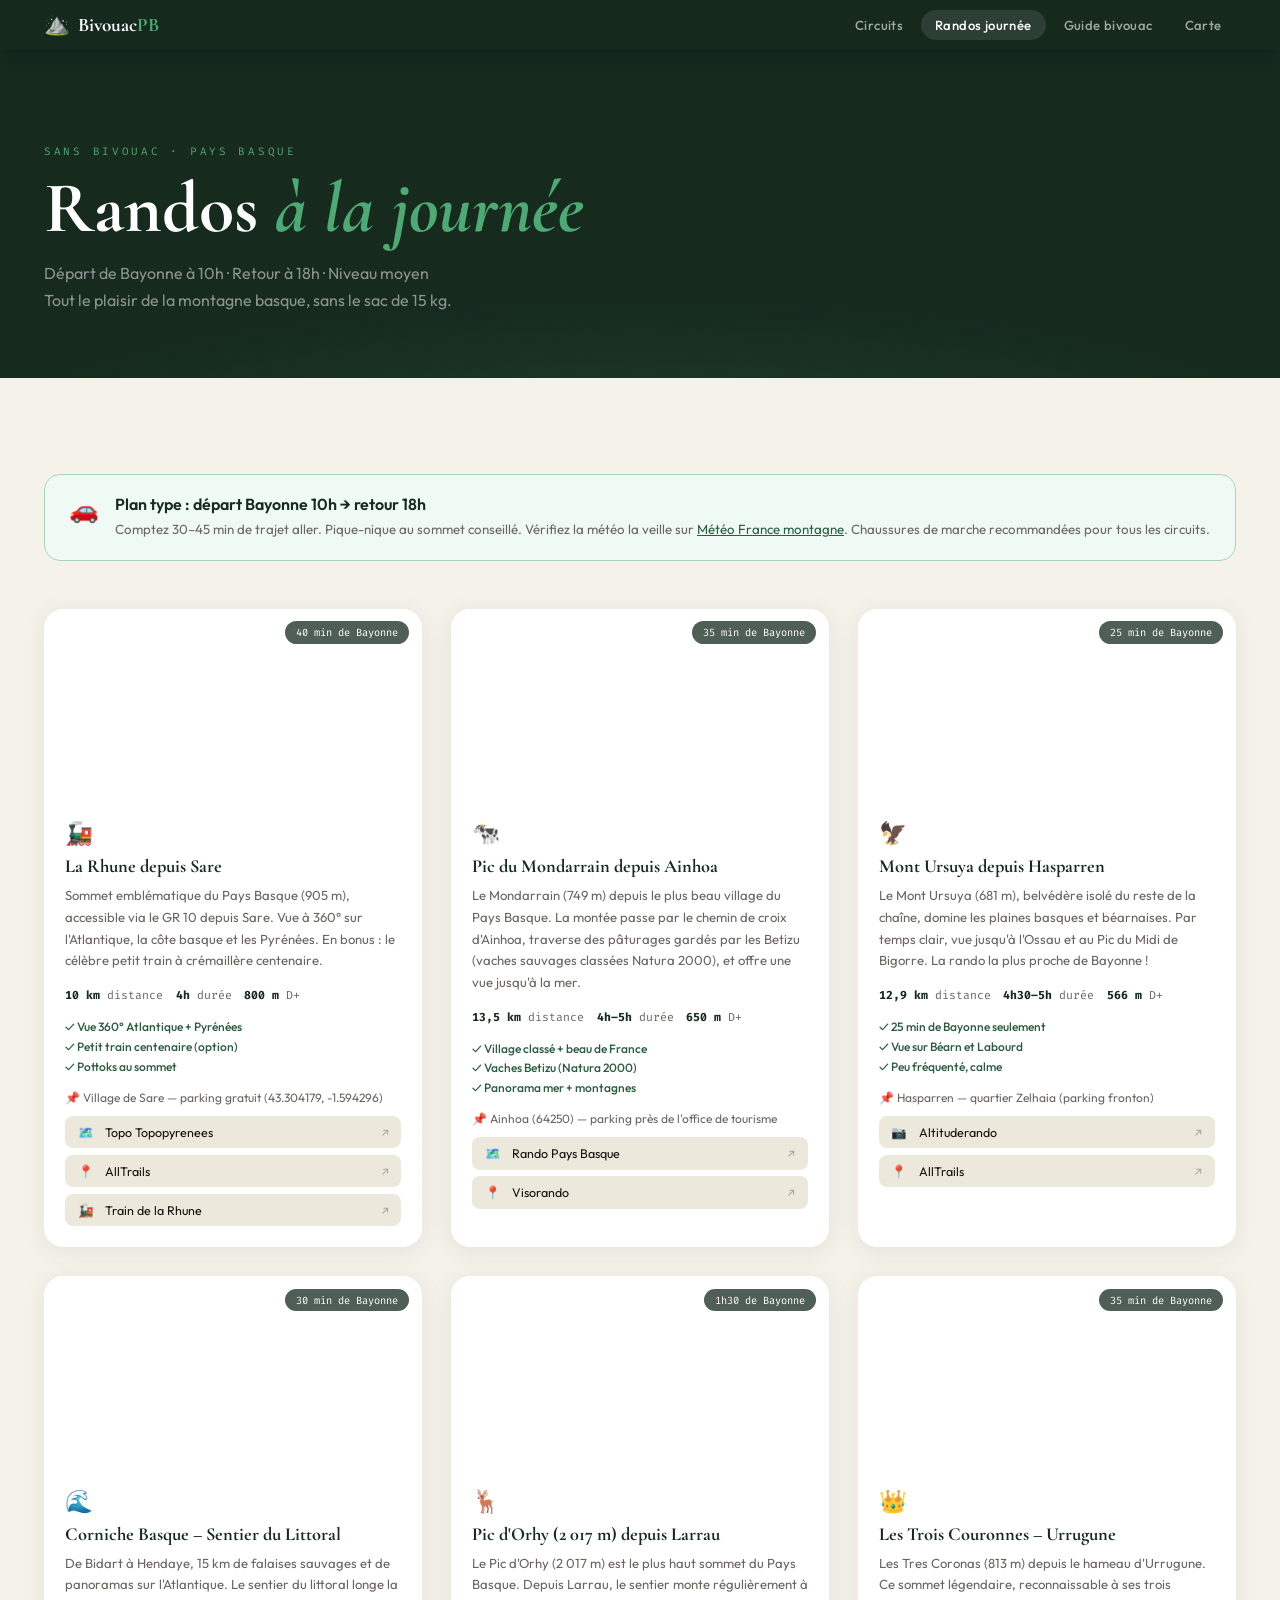
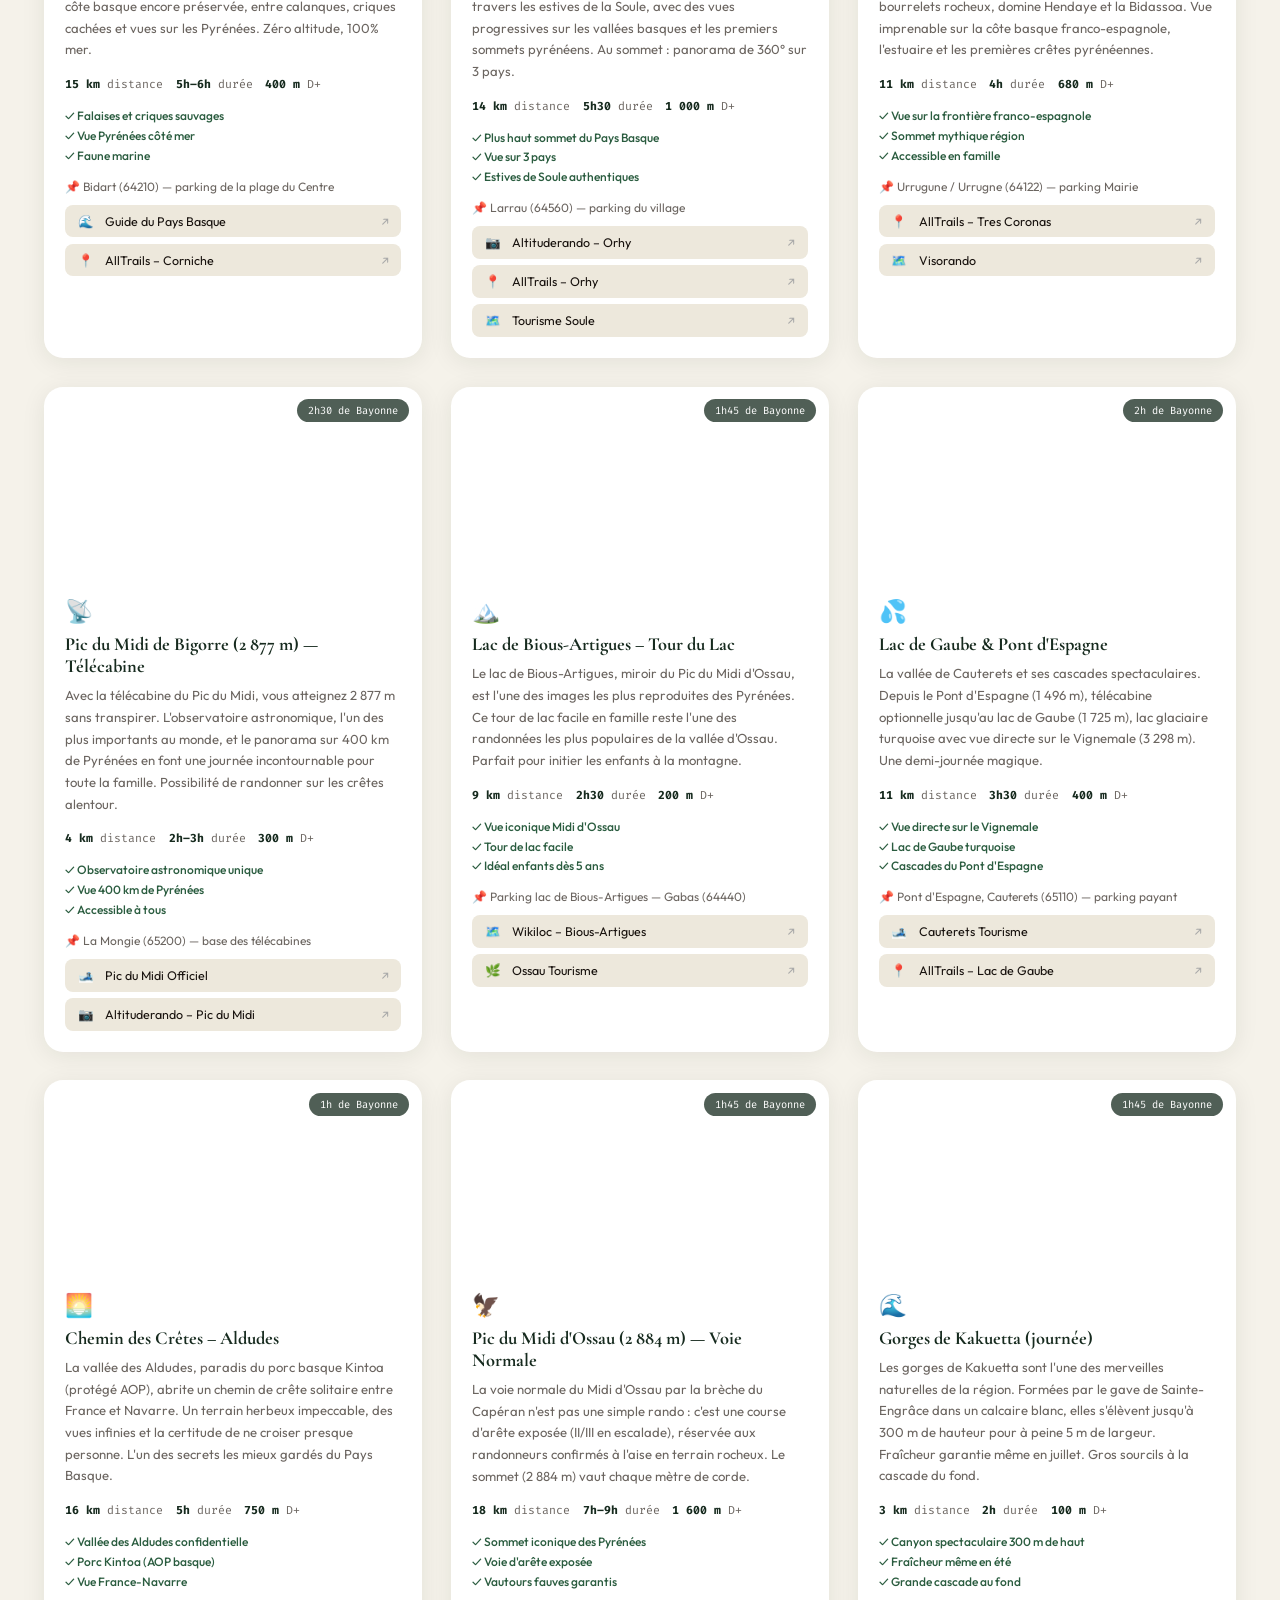
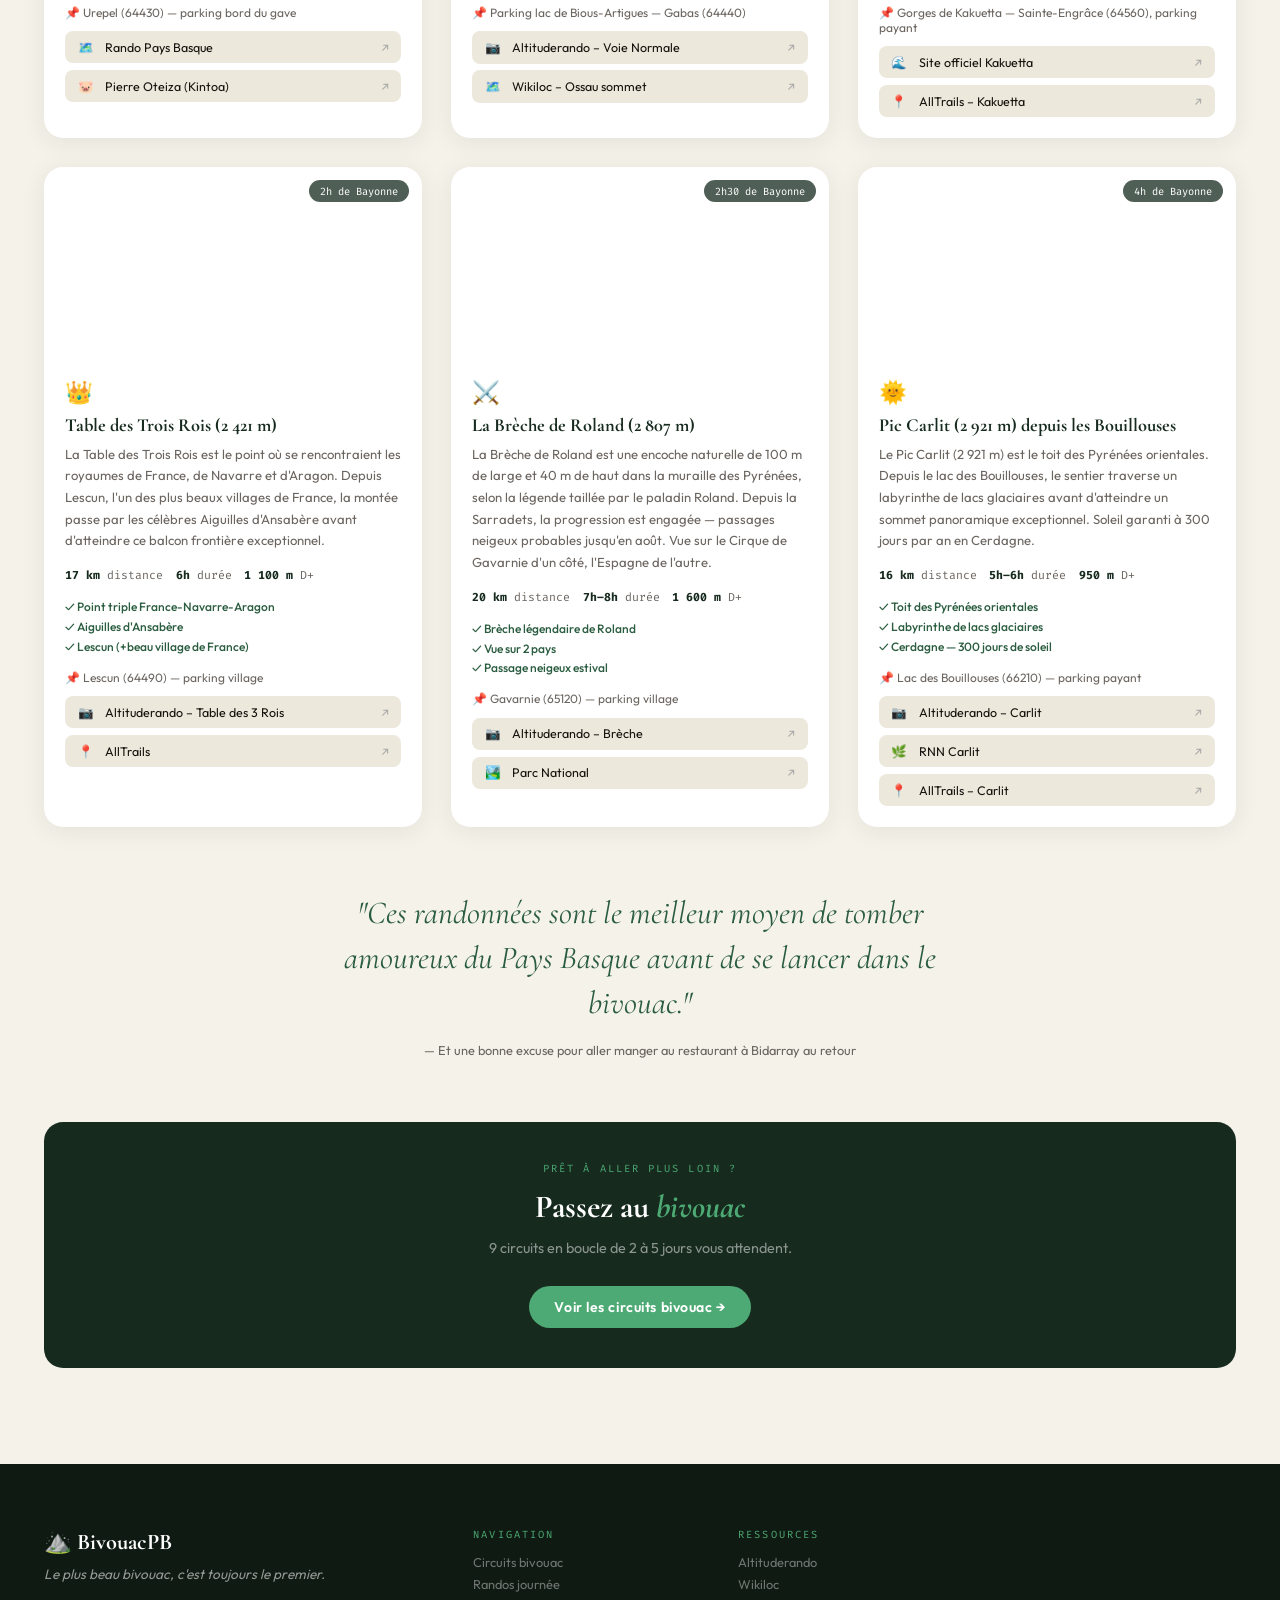
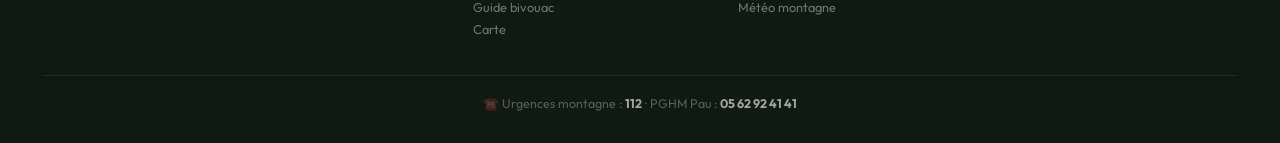
<file: journee.html>
<!DOCTYPE html>
<html lang="fr">
<head>
<meta charset="UTF-8">
<meta name="viewport" content="width=device-width, initial-scale=1.0">
<title>Randos à la journée – Bivouac PB</title>
<link rel="preconnect" href="https://fonts.googleapis.com">
<link href="https://fonts.googleapis.com/css2?family=Cormorant+Garamond:ital,wght@0,400;0,600;0,700;1,400;1,700&family=Outfit:wght@300;400;500;600&family=Fira+Code:wght@400;500&display=swap" rel="stylesheet">
<link rel="stylesheet" href="style.css">
<link rel="icon" href="data:image/svg+xml,<svg xmlns='http://www.w3.org/2000/svg' viewBox='0 0 100 100'><text y='.9em' font-size='90'>⛰️</text></svg>">
<meta property="og:type" content="website">
<meta property="og:title" content="Randos à la journée – BivouacPB">
<meta property="og:description" content="16 randos à la journée dans les Pyrénées et le Pays Basque. Départ de Bayonne, retour le soir — zéro bivouac, 100% plaisir.">
<meta property="og:image" content="https://images.unsplash.com/photo-1500534314209-a25ddb2bd429?w=1200&q=80">
<meta name="twitter:card" content="summary_large_image">
</head>
<body>

<nav class="nav scrolled" id="nav">
  <div class="nav-inner">
    <a href="index.html" class="nav-logo">
      <span class="nav-logo-icon">⛰️</span>
      <span>Bivouac<em>PB</em></span>
    </a>
    <div class="nav-links">
      <a href="index.html">Circuits</a>
      <a href="journee.html" class="active">Randos journée</a>
      <a href="guide.html">Guide bivouac</a>
      <a href="carte.html">Carte</a>
    </div>
    <button class="nav-burger" id="navBurger" aria-label="Menu"><span></span><span></span><span></span></button>
  </div>
  <div class="nav-mobile" id="navMobile">
    <a href="index.html">Circuits</a>
    <a href="journee.html">Randos journée</a>
    <a href="guide.html">Guide bivouac</a>
    <a href="carte.html">Carte</a>
  </div>
</nav>

<header class="page-hero">
  <div class="container page-hero-content">
    <p class="page-hero-eyebrow">Sans bivouac · Pays Basque</p>
    <h1 class="page-hero-title">Randos <em>à la journée</em></h1>
    <p class="page-hero-sub">Départ de Bayonne à 10h · Retour à 18h · Niveau moyen<br>Tout le plaisir de la montagne basque, sans le sac de 15 kg.</p>
  </div>
</header>

<section class="section">
  <div class="container">

    <!-- Infobanner -->
    <div style="background:#f0faf4;border:1.5px solid #a8d5ba;border-radius:1rem;padding:1.2rem 1.5rem;margin-bottom:3rem;display:flex;gap:1rem;align-items:flex-start">
      <span style="font-size:1.5rem;flex-shrink:0">🚗</span>
      <div>
        <div style="font-weight:600;color:#162a1e;margin-bottom:.3rem">Plan type : départ Bayonne 10h → retour 18h</div>
        <div style="font-size:.83rem;color:#6b6560;line-height:1.6">Comptez 30–45 min de trajet aller. Pique-nique au sommet conseillé. Vérifiez la météo la veille sur <a href="https://meteofrance.com/meteo-montagne/pyrenees" target="_blank" style="color:#2a5c3f;text-decoration:underline">Météo France montagne</a>. Chaussures de marche recommandées pour tous les circuits.</div>
      </div>
    </div>

    <div class="journee-grid" id="journeeGrid"></div>

    <!-- Quote -->
    <div style="text-align:center;padding:4rem 0 2rem">
      <blockquote style="font-family:'Cormorant Garamond',serif;font-size:clamp(1.3rem,3vw,2rem);font-style:italic;color:#2a5c3f;max-width:600px;margin:0 auto;line-height:1.4">
        "Ces randonnées sont le meilleur moyen de tomber amoureux du Pays Basque avant de se lancer dans le bivouac."
      </blockquote>
      <p style="margin-top:1rem;font-size:.8rem;color:#6b6560">— Et une bonne excuse pour aller manger au restaurant à Bidarray au retour</p>
    </div>

    <!-- CTA vers bivouac -->
    <div style="background:var(--forest);border-radius:1.2rem;padding:2.5rem;text-align:center;margin-top:2rem">
      <p style="font-family:var(--font-mono);font-size:.65rem;letter-spacing:.2em;text-transform:uppercase;color:var(--sage);margin-bottom:.8rem">Prêt à aller plus loin ?</p>
      <h2 style="font-family:var(--font-serif);font-size:2rem;color:white;margin-bottom:.8rem">Passez au <em style="color:var(--sage);font-style:italic">bivouac</em></h2>
      <p style="color:rgba(255,255,255,.5);font-size:.9rem;margin-bottom:1.8rem">9 circuits en boucle de 2 à 5 jours vous attendent.</p>
      <a href="index.html" class="btn btn-primary">Voir les circuits bivouac →</a>
    </div>
  </div>
</section>

<footer class="footer">
  <div class="container">
    <div class="footer-inner">
      <div class="footer-brand">
        <div class="footer-logo">⛰️ BivouacPB</div>
        <p class="footer-tagline">Le plus beau bivouac, c'est toujours le premier.</p>
      </div>
      <div class="footer-links">
        <div class="footer-col">
          <div class="footer-col-title">Navigation</div>
          <a href="index.html">Circuits bivouac</a>
          <a href="journee.html">Randos journée</a>
          <a href="guide.html">Guide bivouac</a>
          <a href="carte.html">Carte</a>
        </div>
        <div class="footer-col">
          <div class="footer-col-title">Ressources</div>
          <a href="https://www.altituderando.com" target="_blank">Altituderando</a>
          <a href="https://fr.wikiloc.com" target="_blank">Wikiloc</a>
          <a href="https://meteofrance.com/meteo-montagne/pyrenees" target="_blank">Météo montagne</a>
        </div>
      </div>
    </div>
    <div class="footer-bottom">
      <span>☎️ Urgences montagne : <strong>112</strong> · PGHM Pau : <strong>05 62 92 41 41</strong></span>
    </div>
  </div>
</footer>

<script src="data.js"></script>
<script src="main.js"></script>
<script>
initNav();

document.getElementById('journeeGrid').innerHTML = RANDOS_JOURNEE.map(r=>`
  <div class="jcard animate-in">
    <div class="jcard-img" style="background-image:url('${r.img}')">
      <div class="jcard-dist">${r.distanceBayonne}</div>
    </div>
    <div class="jcard-body">
      <div class="jcard-emoji">${r.emoji}</div>
      <h3 class="jcard-title">${r.title}</h3>
      <p class="jcard-desc">${r.description}</p>
      <div class="jcard-meta">
        <span class="jmeta"><strong>${r.distance}</strong> distance</span>
        <span class="jmeta"><strong>${r.duree}</strong> durée</span>
        <span class="jmeta"><strong>${r.denivelé}</strong> D+</span>
      </div>
      <div class="jcard-highlights">
        ${r.highlights.map(h=>`<span class="highlight">✓ ${h}</span>`).join('')}
      </div>
      <div style="font-size:.75rem;color:#6b6560;margin-bottom:.7rem">📌 ${r.depart}</div>
      <div class="jcard-links">
        ${r.links.map(l=>`
          <a class="jcard-link" href="${l.url}" target="_blank" rel="noopener">
            <span>${l.icon}</span>
            <span>${l.label}</span>
            <span style="margin-left:auto;color:#aaa">↗</span>
          </a>
        `).join('')}
      </div>
    </div>
  </div>
`).join('');
</script>
</body>
</html>
</file>
<file: style.css>
/* ═══════════════════════════════════════════════════════════
   BIVOUAC PYRÉNÉES — Global Stylesheet
   ═══════════════════════════════════════════════════════════ */

:root {
  --forest:  #162a1e;
  --moss:    #2a5c3f;
  --sage:    #4daa74;
  --mist:    #a8d5ba;
  --cream:   #f5f2ea;
  --parchment: #ede8dc;
  --sand:    #d4a853;
  --rust:    #b85c2a;
  --snow:    #ffffff;
  --ink:     #18120e;
  --rock:    #6b6560;
  --red:     #9b2222;
  --light-red: #fdf0f0;

  --font-serif: 'Cormorant Garamond', Georgia, serif;
  --font-sans:  'Outfit', sans-serif;
  --font-mono:  'Fira Code', monospace;

  --radius: .75rem;
  --shadow: 0 4px 24px rgba(22,42,30,.08);
  --shadow-lg: 0 12px 48px rgba(22,42,30,.14);
  --transition: .25s cubic-bezier(.4,0,.2,1);
}

*, *::before, *::after { margin:0; padding:0; box-sizing:border-box; }
html { scroll-behavior:smooth; }

body {
  font-family: var(--font-sans);
  background: var(--cream);
  color: var(--ink);
  overflow-x: hidden;
  -webkit-font-smoothing: antialiased;
}

img { max-width:100%; height:auto; display:block; }
a { color:inherit; text-decoration:none; }
button { font-family:inherit; cursor:pointer; border:none; background:none; }

/* ── Typography ── */
.italic { font-style:italic; }

/* ── Container ── */
.container { max-width:1240px; margin:0 auto; padding:0 1.5rem; }

/* ── NAVIGATION ── */
.nav {
  position: fixed; top:0; left:0; right:0; z-index:100;
  padding: .6rem 0;
  transition: background var(--transition), box-shadow var(--transition);
}
.nav.scrolled {
  background: rgba(22,42,30,.96);
  backdrop-filter: blur(12px);
  box-shadow: 0 2px 20px rgba(0,0,0,.2);
}
.nav-inner {
  max-width:1240px; margin:0 auto; padding:0 1.5rem;
  display:flex; align-items:center; justify-content:space-between; gap:1rem;
}
.nav-logo {
  display:flex; align-items:center; gap:.5rem;
  font-family:var(--font-serif); font-size:1.2rem; font-weight:700; color:white;
}
.nav-logo-icon { font-size:1.3rem; }
.nav-logo em { font-style:normal; color:var(--sage); }
.nav-links {
  display:flex; gap:.2rem;
}
.nav-links a {
  color:rgba(255,255,255,.6); font-size:.82rem; font-weight:500;
  padding:.45rem .9rem; border-radius:2rem;
  transition:all var(--transition); letter-spacing:.03em;
}
.nav-links a:hover, .nav-links a.active {
  color:white; background:rgba(255,255,255,.1);
}
.nav-burger {
  display:none; flex-direction:column; gap:5px; padding:.4rem;
}
.nav-burger span {
  display:block; width:22px; height:2px; background:white; border-radius:2px;
  transition: all var(--transition);
}
.nav-mobile {
  display:none; flex-direction:column; padding:.5rem 1.5rem 1rem;
  background:rgba(22,42,30,.97);
}
.nav-mobile.open { display:flex; }
.nav-mobile a {
  color:rgba(255,255,255,.7); padding:.8rem 0; border-bottom:1px solid rgba(255,255,255,.08);
  font-size:.95rem;
}

/* ── HERO ── */
.hero {
  position:relative; min-height:100vh;
  display:flex; flex-direction:column;
  align-items:center; justify-content:center;
  background: var(--forest);
  overflow:hidden;
}
.hero-noise {
  position:absolute; inset:0; pointer-events:none;
  background-image: url("data:image/svg+xml,%3Csvg viewBox='0 0 256 256' xmlns='http://www.w3.org/2000/svg'%3E%3Cfilter id='noise'%3E%3CfeTurbulence type='fractalNoise' baseFrequency='.9' numOctaves='4' stitchTiles='stitch'/%3E%3C/filter%3E%3Crect width='100%25' height='100%25' filter='url(%23noise)' opacity='.04'/%3E%3C/svg%3E");
  opacity:.6;
}
.hero-canvas { position:absolute; inset:0; width:100%; height:100%; pointer-events:none; }
.hero-content {
  position:relative; z-index:2; text-align:center; padding:0 1.5rem;
  animation: fadeUp .9s cubic-bezier(.16,1,.3,1) both;
}
@keyframes fadeUp {
  from { opacity:0; transform:translateY(28px); }
  to   { opacity:1; transform:translateY(0); }
}
.hero-eyebrow {
  font-family:var(--font-mono); font-size:.7rem; letter-spacing:.25em;
  text-transform:uppercase; color:var(--sage); margin-bottom:1.2rem;
}
.hero-title {
  font-family:var(--font-serif); font-size:clamp(4rem,11vw,8.5rem);
  font-weight:700; line-height:.9; color:white;
  text-shadow:0 4px 60px rgba(0,0,0,.4);
}
.hero-title-line { display:block; }
.hero-title .italic { color:var(--sage); }
.hero-desc {
  margin-top:1.8rem; font-size:1rem; color:rgba(255,255,255,.5);
  line-height:1.7; letter-spacing:.02em;
}
.hero-cta { display:flex; gap:1rem; justify-content:center; flex-wrap:wrap; margin-top:2.5rem; }
.hero-stats {
  position:absolute; bottom:2rem; left:50%; transform:translateX(-50%);
  display:flex; align-items:center; gap:2rem;
  background:rgba(255,255,255,.06); backdrop-filter:blur(8px);
  border:1px solid rgba(255,255,255,.1); border-radius:2rem;
  padding:.8rem 2.2rem; z-index:2;
}
.hero-stat { text-align:center; }
.stat-num { display:block; font-family:var(--font-serif); font-size:1.5rem; font-weight:700; color:white; }
.stat-lbl { display:block; font-size:.65rem; letter-spacing:.1em; text-transform:uppercase; color:rgba(255,255,255,.4); margin-top:.1rem; }
.hero-stat-sep { width:1px; height:2rem; background:rgba(255,255,255,.15); }
.hero-scroll-hint {
  position:absolute; bottom:6rem; left:50%; transform:translateX(-50%);
  display:flex; flex-direction:column; align-items:center; gap:.5rem;
  z-index:2; animation:bounce 2s ease-in-out infinite;
}
@keyframes bounce { 0%,100%{transform:translateX(-50%) translateY(0)} 50%{transform:translateX(-50%) translateY(8px)} }
.scroll-line { width:1px; height:40px; background:linear-gradient(to bottom,transparent,rgba(255,255,255,.4)); }
.hero-scroll-hint span { font-family:var(--font-mono); font-size:.6rem; letter-spacing:.2em; color:rgba(255,255,255,.35); text-transform:uppercase; }

/* ── BUTTONS ── */
.btn {
  display:inline-flex; align-items:center; gap:.5rem;
  padding:.75rem 1.6rem; border-radius:2rem;
  font-size:.88rem; font-weight:600; letter-spacing:.04em;
  transition:all var(--transition);
}
.btn-primary { background:var(--sage); color:white; }
.btn-primary:hover { background:#3d9460; transform:translateY(-2px); box-shadow:0 8px 24px rgba(77,170,116,.35); }
.btn-ghost { background:rgba(255,255,255,.1); color:white; border:1px solid rgba(255,255,255,.2); backdrop-filter:blur(4px); }
.btn-ghost:hover { background:rgba(255,255,255,.18); border-color:rgba(255,255,255,.4); }

/* ── SECTIONS ── */
.section { padding:6rem 0; }
.section-alt { background:var(--parchment); }
.section-header { margin-bottom:3rem; }
.section-eyebrow {
  font-family:var(--font-mono); font-size:.68rem; letter-spacing:.25em;
  text-transform:uppercase; color:var(--moss); margin-bottom:.7rem;
}
.section-title {
  font-family:var(--font-serif); font-size:clamp(2.2rem,5vw,3.8rem);
  font-weight:700; line-height:1.05; color:var(--forest);
}
.section-title em { font-style:italic; color:var(--moss); }

/* ── FILTERS ── */
.filters {
  display:flex; flex-wrap:wrap; gap:.5rem; align-items:center;
  margin-bottom:2.5rem;
}
.filter {
  padding:.45rem 1.1rem; border-radius:2rem; font-size:.8rem; font-weight:500;
  border:1.5px solid #d0cbbf; background:white; color:var(--rock);
  transition:all var(--transition); cursor:pointer;
}
.filter:hover { border-color:var(--sage); color:var(--moss); }
.filter.active { background:var(--forest); border-color:var(--forest); color:white; }
.filter-count { font-size:.7rem; opacity:.6; margin-left:.2rem; }
.filter-sep { color:#d0cbbf; font-size:.9rem; }

/* ── CARDS GRID ── */
.cards-grid {
  display:grid; grid-template-columns:repeat(auto-fill,minmax(360px,1fr));
  gap:1.8rem;
}
.card {
  background:white; border-radius:1.2rem; overflow:hidden;
  box-shadow:var(--shadow); transition:transform var(--transition), box-shadow var(--transition);
  cursor:pointer; display:flex; flex-direction:column;
}
.card:hover { transform:translateY(-5px); box-shadow:var(--shadow-lg); }
.card-img { position:relative; height:210px; overflow:hidden; flex-shrink:0; }
.card-img-inner {
  width:100%; height:100%; background-size:cover; background-position:center;
  transition:transform .5s ease;
}
.card:hover .card-img-inner { transform:scale(1.05); }
.card-img-gradient {
  position:absolute; inset:0;
  background:linear-gradient(to bottom,transparent 40%,rgba(22,42,30,.6));
}
.card-badges { position:absolute; top:.9rem; left:.9rem; display:flex; gap:.4rem; }
.badge {
  font-size:.68rem; font-weight:600; padding:.28rem .7rem; border-radius:2rem;
  border:1px solid transparent; letter-spacing:.04em;
}
.badge-days { background:rgba(0,0,0,.35); color:rgba(255,255,255,.9); border-color:rgba(255,255,255,.2); font-family:var(--font-mono); }
.card-zone { position:absolute; bottom:.9rem; left:.9rem; font-family:var(--font-mono); font-size:.62rem; letter-spacing:.08em; color:rgba(255,255,255,.85); }
.card-body { padding:1.4rem; flex:1; display:flex; flex-direction:column; gap:.5rem; }
.card-emoji { font-size:1.5rem; }
.card-title { font-family:var(--font-serif); font-size:1.3rem; font-weight:700; color:var(--forest); line-height:1.2; }
.card-desc { font-size:.83rem; color:var(--rock); line-height:1.6; }
.card-highlights { display:flex; flex-direction:column; gap:.25rem; margin-top:.3rem; }
.highlight { font-size:.75rem; color:var(--moss); font-weight:500; }
.card-stats {
  display:flex; gap:1rem; padding-top:.9rem; border-top:1px solid #ede8dc;
  margin-top:auto;
}
.cstat { display:flex; flex-direction:column; }
.cstat-v { font-family:var(--font-mono); font-size:.82rem; font-weight:600; color:var(--forest); }
.cstat-k { font-size:.62rem; text-transform:uppercase; letter-spacing:.08em; color:var(--rock); }
.card-footer { display:flex; align-items:center; justify-content:space-between; margin-top:.5rem; }
.card-region { font-size:.72rem; color:var(--rock); }
.card-cta { font-size:.8rem; font-weight:600; color:var(--moss); }

/* ── ANIMATE IN ── */
.animate-in { animation:fadeUp .5s cubic-bezier(.16,1,.3,1) both; }

/* ── TEASER BAND ── */
.teaser-band { background:var(--forest); padding:5rem 0; }
.teaser-inner { display:grid; grid-template-columns:1fr 1fr; gap:4rem; align-items:center; }
.teaser-cards { display:grid; grid-template-columns:repeat(3,1fr); gap:.8rem; }
.teaser-mini-card {
  position:relative; aspect-ratio:3/4; border-radius:.9rem; overflow:hidden;
  background-size:cover; background-position:center;
  transition:transform var(--transition);
}
.teaser-mini-card:hover { transform:scale(1.03); }
.tmc-overlay { position:absolute; inset:0; background:linear-gradient(to bottom,transparent 30%,rgba(22,42,30,.85)); }
.tmc-body { position:absolute; bottom:.8rem; left:.8rem; right:.8rem; }
.tmc-emoji { display:block; font-size:1.2rem; }
.tmc-title { display:block; font-family:var(--font-serif); font-size:.95rem; font-weight:700; color:white; margin-top:.1rem; }
.tmc-meta { display:block; font-size:.68rem; color:rgba(255,255,255,.55); font-family:var(--font-mono); margin-top:.1rem; }

/* ── BIVO CTA GRID ── */
.bivo-cta-grid { display:grid; grid-template-columns:repeat(2,1fr); gap:1.2rem; }
.bivo-cta-card {
  display:flex; align-items:center; gap:1.2rem;
  padding:1.4rem 1.6rem; background:white; border-radius:1rem;
  border:1.5px solid #e0dbd0; transition:all var(--transition);
}
.bivo-cta-card:hover { border-color:var(--sage); transform:translateY(-2px); box-shadow:var(--shadow); }
.bivo-cta-red { border-color:#f5d0d0; }
.bivo-cta-red:hover { border-color:var(--red); }
.bcta-icon { font-size:2rem; flex-shrink:0; }
.bcta-body { flex:1; }
.bcta-title { font-family:var(--font-serif); font-size:1.05rem; font-weight:700; color:var(--forest); }
.bcta-sub { font-size:.78rem; color:var(--rock); margin-top:.2rem; line-height:1.5; }
.bcta-arrow { font-size:1.2rem; color:var(--rock); flex-shrink:0; }
.bivo-cta-card:hover .bcta-arrow { color:var(--moss); }

/* ── MODAL ── */
.modal-overlay {
  position:fixed; inset:0; z-index:200;
  background:rgba(15,25,18,.8); backdrop-filter:blur(6px);
  display:flex; align-items:flex-start; justify-content:center;
  padding:2rem 1rem; overflow-y:auto;
  opacity:0; pointer-events:none; transition:opacity .3s;
}
.modal-overlay.open { opacity:1; pointer-events:all; }
.modal {
  position:relative; background:var(--cream); border-radius:1.4rem;
  max-width:860px; width:100%; overflow:hidden;
  box-shadow:0 30px 100px rgba(0,0,0,.4);
  transform:translateY(30px); transition:transform .4s cubic-bezier(.16,1,.3,1);
}
.modal-overlay.open .modal { transform:translateY(0); }
.modal-hero-img {
  height:280px; background-size:cover; background-position:center;
}
.modal-hero-overlay {
  position:absolute; top:0; left:0; right:0; height:280px;
  background:linear-gradient(to bottom,rgba(22,42,30,.2) 30%,rgba(22,42,30,.92));
}
.modal-hero-content {
  position:absolute; top:160px; left:2rem; right:2rem;
}
.modal-level { font-size:.78rem; font-weight:600; margin-bottom:.4rem; font-family:var(--font-mono); letter-spacing:.1em; text-transform:uppercase; }
.modal-title { font-family:var(--font-serif); font-size:clamp(1.6rem,4vw,2.2rem); font-weight:700; color:white; line-height:1.1; }
.modal-region { color:rgba(255,255,255,.6); font-size:.82rem; margin-top:.3rem; }
.modal-close {
  position:absolute; top:1rem; right:1rem; z-index:5;
  width:2.2rem; height:2.2rem; border-radius:50%;
  background:rgba(0,0,0,.5); color:white; font-size:1rem;
  display:flex; align-items:center; justify-content:center;
  transition:background var(--transition);
}
.modal-close:hover { background:rgba(0,0,0,.8); }
.modal-body { padding:2rem; }
.modal-stats { display:flex; gap:1rem; flex-wrap:wrap; margin-bottom:1.5rem; }
.mstat {
  flex:1; min-width:90px; background:var(--parchment);
  border-radius:.7rem; padding:.8rem 1rem; text-align:center;
}
.mstat-i { display:block; font-size:1.2rem; }
.mstat-v { display:block; font-family:var(--font-mono); font-size:.9rem; font-weight:600; color:var(--forest); margin-top:.2rem; }
.mstat-k { display:block; font-size:.62rem; text-transform:uppercase; letter-spacing:.08em; color:var(--rock); }
.modal-desc { font-size:.9rem; color:var(--rock); line-height:1.75; margin-bottom:1.5rem; }
.modal-section { margin-bottom:1.8rem; }
.msec-title { font-family:var(--font-mono); font-size:.65rem; letter-spacing:.2em; text-transform:uppercase; color:var(--moss); padding-bottom:.6rem; border-bottom:1px solid #ddd6c8; margin-bottom:1rem; }
.info-rows { display:flex; flex-direction:column; gap:.4rem; }
.info-row { display:grid; grid-template-columns:160px 1fr; gap:.5rem; font-size:.83rem; }
.ir-label { font-weight:600; color:var(--rock); }
.ir-val { color:var(--ink); }
.etapes { display:flex; flex-direction:column; gap:.7rem; }
.etape { display:flex; gap:1rem; padding:.9rem; background:white; border-radius:.7rem; border:1px solid #e8e2d8; }
.etape-jour { width:2rem; height:2rem; background:var(--forest); color:white; border-radius:.4rem; display:flex; align-items:center; justify-content:center; font-family:var(--font-mono); font-size:.72rem; font-weight:600; flex-shrink:0; }
.etape-body { flex:1; }
.etape-troncon { font-size:.85rem; font-weight:500; color:var(--ink); margin-bottom:.3rem; line-height:1.4; }
.etape-meta { font-family:var(--font-mono); font-size:.72rem; color:var(--rock); }
.em-dist { color:var(--forest); font-weight:600; }
.etape-bivouac { font-size:.75rem; color:var(--moss); margin-top:.3rem; }
.tips { list-style:none; display:flex; flex-direction:column; gap:.5rem; }
.tips li { padding:.65rem .9rem; background:white; border-left:3px solid var(--sage); border-radius:0 .5rem .5rem 0; font-size:.83rem; line-height:1.6; color:var(--rock); }
.modal-links { display:flex; flex-direction:column; gap:.5rem; }
.mlink { display:flex; align-items:center; gap:.9rem; padding:.7rem .9rem; background:white; border:1px solid #e0d8cc; border-radius:.6rem; transition:all var(--transition); }
.mlink:hover { border-color:var(--sage); background:#f0faf4; }
.mlink-icon { font-size:1.1rem; flex-shrink:0; }
.mlink-label { font-size:.83rem; font-weight:600; color:var(--forest); }
.mlink-note { font-size:.72rem; color:var(--rock); margin-top:.1rem; }
.mlink-arrow { margin-left:auto; color:var(--rock); font-size:.9rem; }

/* ── FOOTER ── */
.footer { background:#0f1a12; padding:4rem 0 2rem; }
.footer-inner { display:grid; grid-template-columns:1fr 2fr; gap:3rem; margin-bottom:2rem; }
.footer-logo { font-family:var(--font-serif); font-size:1.4rem; color:white; font-weight:700; margin-bottom:.6rem; }
.footer-tagline { font-size:.85rem; color:rgba(255,255,255,.55); font-style:italic; }
.footer-sub { font-size:.75rem; color:rgba(255,255,255,.3); margin-top:.3rem; }
.footer-links { display:grid; grid-template-columns:repeat(3,1fr); gap:2rem; }
.footer-col-title { font-family:var(--font-mono); font-size:.65rem; letter-spacing:.2em; text-transform:uppercase; color:var(--sage); margin-bottom:.8rem; }
.footer-col a { display:block; font-size:.8rem; color:rgba(255,255,255,.4); margin-bottom:.4rem; transition:color var(--transition); }
.footer-col a:hover { color:rgba(255,255,255,.8); }
.footer-bottom { border-top:1px solid rgba(255,255,255,.08); padding-top:1.2rem; font-size:.78rem; color:rgba(255,255,255,.3); text-align:center; }
.footer-bottom strong { color:rgba(255,255,255,.6); }

/* ── PAGE HERO (inner pages) ── */
.page-hero {
  background:var(--forest); padding:9rem 0 4rem;
  position:relative; overflow:hidden;
}
.page-hero::after {
  content:''; position:absolute; inset:0;
  background:radial-gradient(ellipse 80% 60% at 50% 120%,rgba(77,170,116,.15) 0%,transparent 70%);
}
.page-hero-content { position:relative; z-index:1; }
.page-hero-eyebrow { font-family:var(--font-mono); font-size:.68rem; letter-spacing:.25em; text-transform:uppercase; color:var(--sage); margin-bottom:.8rem; }
.page-hero-title { font-family:var(--font-serif); font-size:clamp(2.5rem,6vw,4.5rem); font-weight:700; color:white; line-height:1; }
.page-hero-title em { font-style:italic; color:var(--sage); }
.page-hero-sub { font-size:1rem; color:rgba(255,255,255,.5); margin-top:1rem; line-height:1.7; }

/* ── GUIDE PAGE ── */
.guide-grid { display:grid; grid-template-columns:repeat(auto-fill,minmax(280px,1fr)); gap:1.2rem; margin-top:2.5rem; }
.guide-card {
  background:white; border-radius:1rem; padding:1.5rem;
  box-shadow:var(--shadow); border-top:3px solid var(--sage);
}
.guide-card-icon { font-size:2rem; margin-bottom:.8rem; }
.guide-card-title { font-family:var(--font-serif); font-size:1.05rem; font-weight:700; color:var(--forest); margin-bottom:.5rem; }
.guide-card-text { font-size:.82rem; color:var(--rock); line-height:1.7; }

.materiel-table { width:100%; border-collapse:collapse; margin-top:1.5rem; background:white; border-radius:1rem; overflow:hidden; box-shadow:var(--shadow); }
.materiel-table th { background:var(--forest); color:white; padding:.75rem 1rem; text-align:left; font-family:var(--font-mono); font-size:.65rem; letter-spacing:.12em; text-transform:uppercase; font-weight:500; }
.materiel-table td { padding:.75rem 1rem; border-bottom:1px solid #f0ebe0; font-size:.83rem; vertical-align:middle; }
.materiel-table tr:last-child td { border-bottom:none; }
.materiel-table tr:nth-child(even) td { background:#faf7f0; }
.prio-tag {
  display:inline-block; padding:.2rem .6rem; border-radius:2rem; font-size:.66rem; font-weight:600; letter-spacing:.05em;
}
.prio-rouge { background:#fde8e8; color:#c0392b; }
.prio-orange { background:#fdf0e0; color:#b85c2a; }
.prio-jaune { background:#fdf8dc; color:#8a6d00; }

/* ── URGENCES ── */
.urgences-band { background:linear-gradient(135deg,#7f1d1d,#991b1b); padding:3rem 0; }
.urgences-inner { display:grid; grid-template-columns:1fr auto; gap:3rem; align-items:center; }
.urgences-title { font-family:var(--font-serif); font-size:1.8rem; font-weight:700; color:white; }
.urgences-sub { font-size:.85rem; color:rgba(255,255,255,.6); margin-top:.5rem; line-height:1.6; }
.urgences-nums { display:flex; flex-direction:column; gap:.6rem; }
.urg-card { background:rgba(255,255,255,.1); border-radius:.7rem; padding:.8rem 1.3rem; }
.urg-label { font-size:.72rem; color:rgba(255,255,255,.5); font-family:var(--font-mono); letter-spacing:.08em; }
.urg-num { font-family:var(--font-mono); font-size:1.1rem; font-weight:600; color:white; margin-top:.1rem; }
.urg-note { font-size:.68rem; color:rgba(255,255,255,.35); }

/* ── JOURNEE PAGE ── */
.journee-grid { display:grid; grid-template-columns:repeat(auto-fill,minmax(280px,1fr)); gap:1.8rem; }
.jcard {
  background:white; border-radius:1.2rem; overflow:hidden;
  box-shadow:var(--shadow); transition:all var(--transition); cursor:default;
}
.jcard:hover { transform:translateY(-4px); box-shadow:var(--shadow-lg); }
.jcard-img { height:190px; background-size:cover; background-position:center; position:relative; }
.jcard-dist { position:absolute; top:.8rem; right:.8rem; background:rgba(22,42,30,.75); color:white; font-family:var(--font-mono); font-size:.65rem; padding:.3rem .7rem; border-radius:2rem; }
.jcard-body { padding:1.3rem; }
.jcard-emoji { font-size:1.4rem; margin-bottom:.5rem; }
.jcard-title { font-family:var(--font-serif); font-size:1.15rem; font-weight:700; color:var(--forest); margin-bottom:.5rem; }
.jcard-desc { font-size:.82rem; color:var(--rock); line-height:1.65; margin-bottom:1rem; }
.jcard-meta { display:flex; gap:.8rem; flex-wrap:wrap; margin-bottom:1rem; }
.jmeta { font-family:var(--font-mono); font-size:.72rem; color:var(--rock); }
.jmeta strong { color:var(--forest); }
.jcard-highlights { display:flex; flex-direction:column; gap:.3rem; margin-bottom:1rem; }
.jcard-links { display:flex; flex-direction:column; gap:.4rem; }
.jcard-link {
  display:flex; align-items:center; gap:.7rem;
  padding:.55rem .8rem; background:var(--parchment); border-radius:.5rem;
  font-size:.78rem; color:var(--ink); transition:all var(--transition);
}
.jcard-link:hover { background:var(--mist); color:var(--forest); }

/* ── CARTE PAGE ── */
.carte-container { height:70vh; min-height:450px; border-radius:1.2rem; overflow:hidden; box-shadow:var(--shadow-lg); background:#e8ede0; position:relative; }
.carte-placeholder {
  width:100%; height:100%; display:flex; flex-direction:column;
  align-items:center; justify-content:center; text-align:center;
  background:linear-gradient(135deg,#dce8e0 0%,#c8ddd0 100%);
  padding:2rem;
}
.carte-placeholder p { font-size:.9rem; color:var(--rock); margin-top:.5rem; }
.carte-legend { margin-top:2rem; }
.carte-legend-title { font-family:var(--font-mono); font-size:.65rem; letter-spacing:.2em; text-transform:uppercase; color:var(--moss); margin-bottom:1rem; }
.carte-points { display:grid; grid-template-columns:repeat(auto-fill,minmax(250px,1fr)); gap:.8rem; margin-top:1.5rem; }
.carte-point {
  display:flex; align-items:center; gap:.8rem;
  padding:.8rem 1rem; background:white; border-radius:.7rem;
  box-shadow:var(--shadow); font-size:.82rem;
}
.cp-dot { width:.8rem; height:.8rem; border-radius:50%; flex-shrink:0; }
.cp-dot-py { background:var(--sand); }
.cp-dot-pb { background:var(--sage); }
.cp-body { flex:1; }
.cp-name { font-weight:600; color:var(--forest); }
.cp-info { font-size:.72rem; color:var(--rock); }

/* ── RESPONSIVE ── */
@media (max-width:900px) {
  .teaser-inner { grid-template-columns:1fr; gap:2rem; }
  .footer-inner { grid-template-columns:1fr; gap:2rem; }
  .footer-links { grid-template-columns:repeat(2,1fr); }
  .bivo-cta-grid { grid-template-columns:1fr; }
  .urgences-inner { grid-template-columns:1fr; }
  .info-row { grid-template-columns:140px 1fr; }
}
@media (max-width:680px) {
  .nav-links { display:none; }
  .nav-burger { display:flex; }
  .hero-stats { gap:1rem; padding:.7rem 1.4rem; }
  .cards-grid { grid-template-columns:1fr; }
  .teaser-cards { grid-template-columns:repeat(3,1fr); }
  .footer-links { grid-template-columns:1fr; }
  .modal-body { padding:1.3rem; }
  .info-row { grid-template-columns:1fr; }
  .ir-label { color:var(--moss); margin-bottom:0; }
  .guide-grid { grid-template-columns:1fr; }
  .journee-grid { grid-template-columns:1fr; }
}

/* ── SEARCH ── */
.search-row { margin-bottom:.8rem; }
.search-input {
  width:100%; max-width:420px;
  padding:.6rem 1.2rem; border-radius:2rem;
  border:1.5px solid #d0cbbf; font-family:var(--font-sans);
  font-size:.85rem; background:white; color:var(--ink);
  transition:all var(--transition);
}
.search-input::placeholder { color:var(--rock); opacity:.7; }
.search-input:focus { outline:none; border-color:var(--sage); box-shadow:0 0 0 3px rgba(77,170,116,.12); }

/* ── STICKY FILTERS WRAP ── */
.filters-wrap {
  position:sticky; top:52px; z-index:50;
  background:var(--cream); padding:.8rem 0 0;
  border-bottom:1px solid transparent;
  transition:border-color .2s, box-shadow .2s;
}
.filters-wrap.stuck {
  border-bottom-color:#e0dbd0;
  box-shadow:0 4px 16px rgba(22,42,30,.06);
}
.filters-wrap .filters { margin-bottom:.5rem; }

/* ── RESULTS COUNT ── */
.results-count {
  font-family:var(--font-mono); font-size:.7rem; letter-spacing:.08em;
  color:var(--rock); padding-bottom:.7rem; min-height:1.4rem;
}
.results-count strong { color:var(--moss); }

/* ── EMPTY STATE ── */
.empty-state {
  grid-column:1/-1; text-align:center; padding:4rem 2rem; color:var(--rock);
}
.empty-icon { font-size:3rem; margin-bottom:1rem; }
.empty-title { font-family:var(--font-serif); font-size:1.5rem; color:var(--forest); margin-bottom:.5rem; }
.empty-sub { font-size:.88rem; line-height:1.7; }
.empty-reset {
  display:inline-block; margin-top:1.2rem; padding:.55rem 1.3rem;
  background:var(--forest); color:white; border-radius:2rem;
  font-size:.82rem; font-weight:600; cursor:pointer; border:none;
  font-family:var(--font-sans); transition:background var(--transition);
}
.empty-reset:hover { background:var(--moss); }

/* ── SCROLL TO TOP ── */
.scroll-top {
  position:fixed; bottom:2rem; right:2rem; z-index:90;
  width:2.8rem; height:2.8rem; border-radius:50%;
  background:var(--forest); color:white; font-size:1rem;
  box-shadow:0 4px 20px rgba(22,42,30,.3); cursor:pointer; border:none;
  opacity:0; transform:translateY(16px) scale(.85);
  transition:all .25s cubic-bezier(.4,0,.2,1); pointer-events:none;
  display:flex; align-items:center; justify-content:center;
  font-family:var(--font-sans);
}
.scroll-top.visible { opacity:1; transform:translateY(0) scale(1); pointer-events:all; }
.scroll-top:hover { background:var(--moss); transform:translateY(-2px) scale(1); }

@media (max-width:680px) {
  .search-input { max-width:100%; }
  .scroll-top { bottom:1.2rem; right:1.2rem; width:2.4rem; height:2.4rem; font-size:.9rem; }
}
</file>
